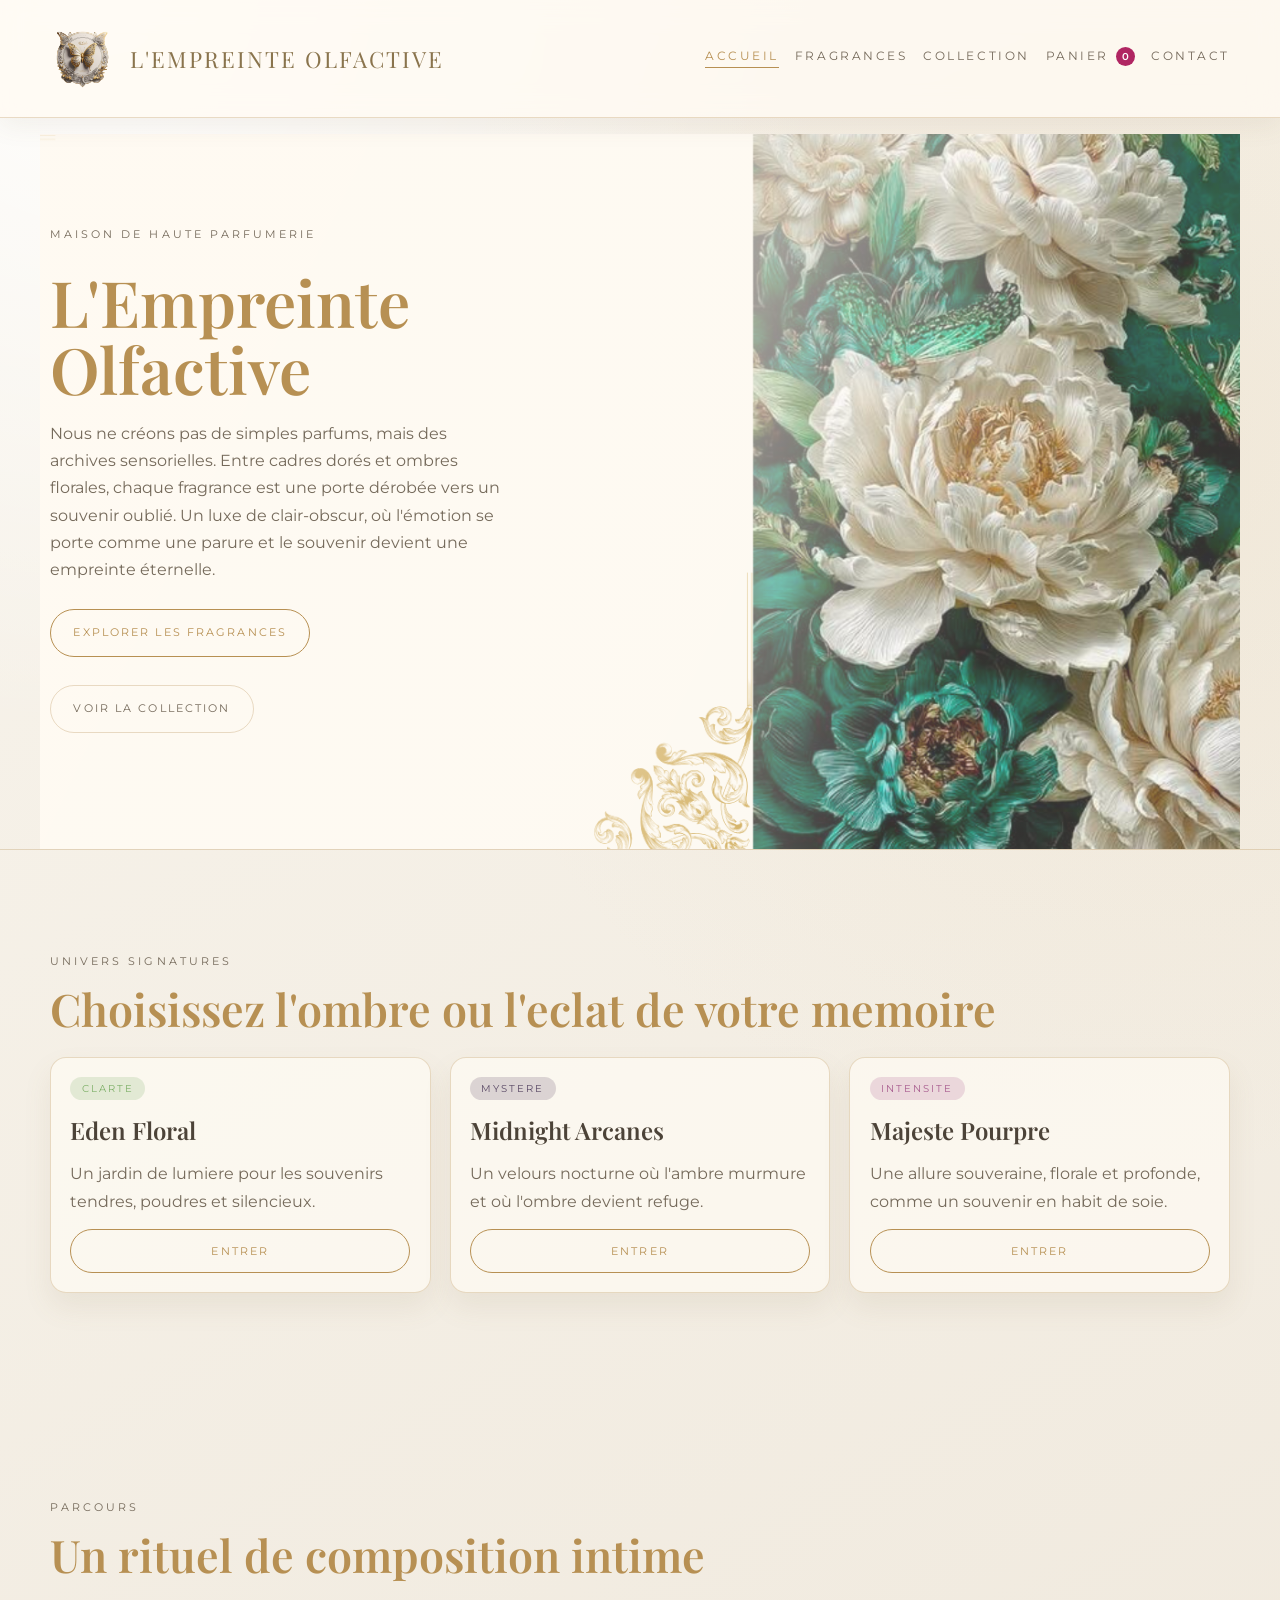
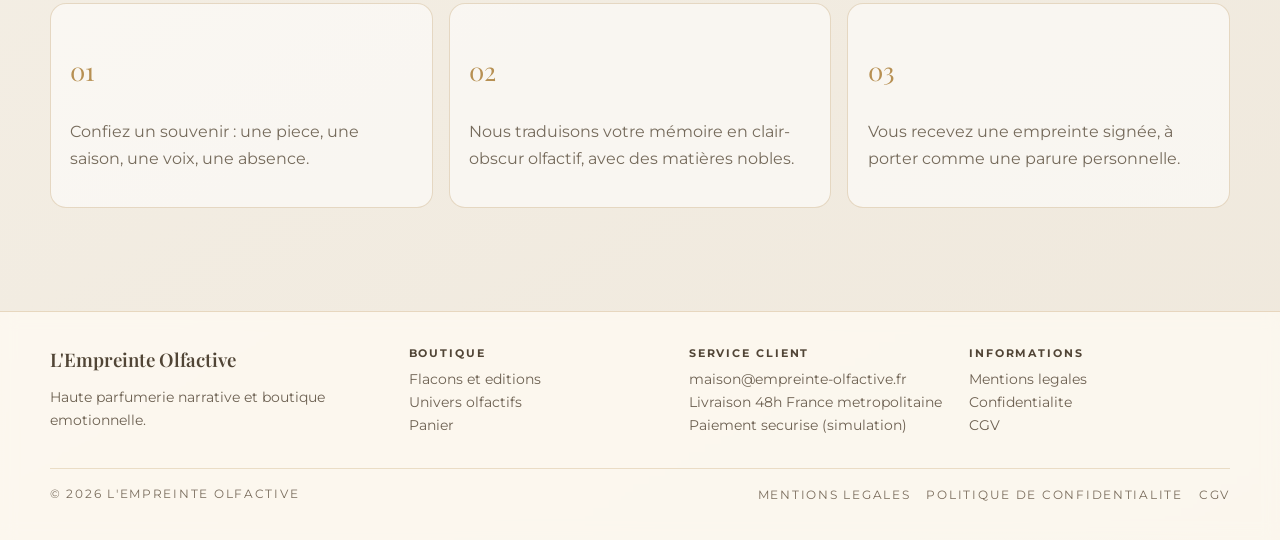
<file: index.html>
<!DOCTYPE html>
<html lang="fr">
<head>
    <meta charset="UTF-8">
    <meta name="viewport" content="width=device-width, initial-scale=1.0">
    <title>L'Empreinte Olfactive | Accueil</title>
    <meta name="description" content="Maison de parfums emotionnels : composez votre empreinte avec des accords memoriels uniques.">
    <link rel="preconnect" href="https://fonts.googleapis.com">
    <link rel="preconnect" href="https://fonts.gstatic.com" crossorigin>
    <link href="https://fonts.googleapis.com/css2?family=Montserrat:wght@300;400;500&family=Playfair+Display:ital,wght@0,600;1,600&display=swap" rel="stylesheet">
    <link rel="icon" type="image/svg+xml" href="assets/img/favicon.svg">
    <link rel="stylesheet" href="css/style.css">
</head>
<body>
    <nav class="site-nav">
        <div class="site-nav-inner">
           <a class="brand" href="index.html">
    <img src="assets/img/logo.png" alt="Logo" class="logo-img">
    <span class="brand-text">L'Empreinte Olfactive</span>
</a>
            <div class="menu">
                <a href="index.html" class="active">Accueil</a>
                <a href="fragrance.html">Fragrances</a>
                <a href="collection.html">Collection</a>
                <a href="panier.html" class="nav-cart-link">Panier <span class="cart-count" data-cart-count>0</span></a>
                <a href="contact.html">Contact</a>
            </div>
        </div>
    </nav>

    <header class="hero">
        <figure class="hero-media">
            <img src="assets/img/EMPREINTE OLFACTIVE.png" alt="Maison de parfum dans une lumiere doree">
        </figure>
        <div class="hero-inner">
            <div class="hero-copy">
                <p class="eyebrow">Maison de Haute Parfumerie</p>
                <h1>L'Empreinte Olfactive</h1>
                <p>
                    Nous ne créons pas de simples parfums, mais des archives sensorielles.
                    Entre cadres dorés et ombres florales, chaque fragrance est une porte
                    dérobée vers un souvenir oublié. Un luxe de clair-obscur, où l'émotion
                    se porte comme une parure et le souvenir devient une empreinte éternelle.
                </p>
                <p>
                    <a class="btn" href="fragrance.html">Explorer les fragrances</a>
                    <br></br>
                    <a class="btn btn-soft" href="collection.html">Voir la collection</a>
                    
                </p>
            </div>
        </div>
    </header>

    <main>
        <section class="section">
            <div class="site-shell">
                <div class="section-head">
                    <p class="eyebrow">Univers Signatures</p>
                    <h2>Choisissez l'ombre ou l'eclat de votre memoire</h2>
                </div>
                <div class="cards">
                    <article class="card accent-eden">
                        <span class="badge">Clarte</span>
                        <h3>Eden Floral</h3>
                        <p>Un jardin de lumiere pour les souvenirs tendres, poudres et silencieux.</p>
                        <a class="btn" href="fragrance-eden.html">Entrer</a>
                    </article>
                    <article class="card accent-midnight">
                        <span class="badge">Mystere</span>
                        <h3>Midnight Arcanes</h3>
                        <p>Un velours nocturne où l'ambre murmure et où l'ombre devient refuge.</p>
                        <a class="btn" href="fragrance-midnight.html">Entrer</a>
                    </article>
                    <article class="card accent-majeste">
                        <span class="badge">Intensite</span>
                        <h3>Majeste Pourpre</h3>
                        <p>Une allure souveraine, florale et profonde, comme un souvenir en habit de soie.</p>
                        <a class="btn" href="fragrance-majeste.html">Entrer</a>
                    </article>
                </div>
            </div>
        </section>

        <section class="section">
            <div class="site-shell">
                <div class="section-head">
                    <p class="eyebrow">Parcours</p>
                    <h2>Un rituel de composition intime</h2>
                </div>
                <div class="steps">
                    <article class="step">
                        <p class="step-number">01</p>
                        <p>Confiez un souvenir : une piece, une saison, une voix, une absence.</p>
                    </article>
                    <article class="step">
                        <p class="step-number">02</p>
                        <p>Nous traduisons votre mémoire en clair-obscur olfactif, avec des matières nobles.</p>
                    </article>
                    <article class="step">
                        <p class="step-number">03</p>
                        <p>Vous recevez une empreinte signée, à porter comme une parure personnelle.</p>
                    </article>
                </div>
            </div>
        </section>
    </main>

    <footer class="site-footer">
        <div class="footer-grid">
            <section class="footer-col">
                <h3>L'Empreinte Olfactive</h3>
                <p>Haute parfumerie narrative et boutique emotionnelle.</p>
            </section>
            <section class="footer-col">
                <h4>Boutique</h4>
                <ul>
                    <li><a href="collection.html">Flacons et editions</a></li>
                    <li><a href="fragrance.html">Univers olfactifs</a></li>
                    <li><a href="panier.html">Panier</a></li>
                </ul>
            </section>
            <section class="footer-col">
                <h4>Service Client</h4>
                <ul>
                    <li><a href="mailto:maison@empreinte-olfactive.fr">maison@empreinte-olfactive.fr</a></li>
                    <li>Livraison 48h France metropolitaine</li>
                    <li>Paiement securise (simulation)</li>
                </ul>
            </section>
            <section class="footer-col">
                <h4>Informations</h4>
                <ul>
                    <li><a href="mentions-legales.html">Mentions legales</a></li>
                    <li><a href="politique-confidentialite.html">Confidentialite</a></li>
                    <li><a href="cgv.html">CGV</a></li>
                </ul>
            </section>
        </div>
        <div class="footer-legal">
            <p>&copy; 2026 L'Empreinte Olfactive</p>
            <div class="footer-legal-links">
                <a href="mentions-legales.html">Mentions legales</a>
                <a href="politique-confidentialite.html">Politique de confidentialite</a>
                <a href="cgv.html">CGV</a>
            </div>
        </div>
    </footer>

    <script src="js/app.js"></script>
</body>
</html>
</file>
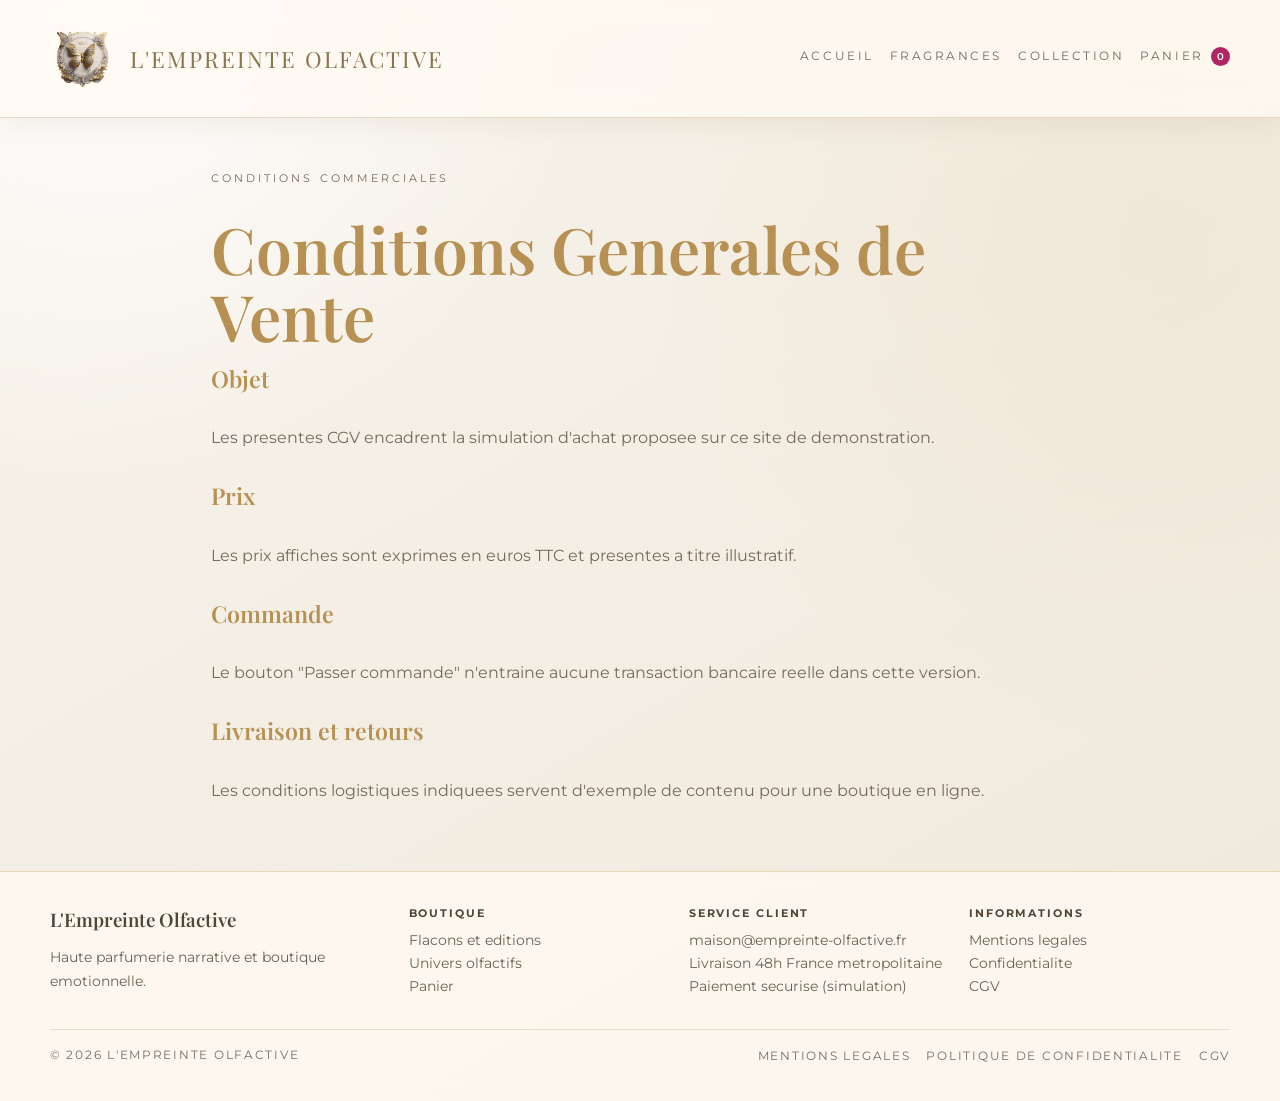
<file: cgv.html>
<!DOCTYPE html>
<html lang="fr">
<head>
    <meta charset="UTF-8">
    <meta name="viewport" content="width=device-width, initial-scale=1.0">
    <title>L'Empreinte Olfactive | CGV</title>
    <meta name="description" content="Conditions generales de vente de la boutique L'Empreinte Olfactive.">
    <link rel="preconnect" href="https://fonts.googleapis.com">
    <link rel="preconnect" href="https://fonts.gstatic.com" crossorigin>
    <link href="https://fonts.googleapis.com/css2?family=Montserrat:wght@300;400;500&family=Playfair+Display:ital,wght@0,600;1,600&display=swap" rel="stylesheet">
    <link rel="icon" type="image/svg+xml" href="assets/img/favicon.svg">
    <link rel="stylesheet" href="css/style.css">
</head>
<body>
    <nav class="site-nav">
        <div class="site-nav-inner">
            <a class="brand" href="index.html">
    <img src="assets/img/logo.png" alt="Logo" class="logo-img">
    <span class="brand-text">L'Empreinte Olfactive</span>
</a>
            <div class="menu">
                <a href="index.html">Accueil</a>
                <a href="fragrance.html">Fragrances</a>
                <a href="collection.html">Collection</a>
                <a href="panier.html" class="nav-cart-link">Panier <span class="cart-count" data-cart-count>0</span></a>
            </div>
        </div>
    </nav>

    <main class="page-content legal-copy">
        <p class="eyebrow">Conditions Commerciales</p>
        <h1>Conditions Generales de Vente</h1>
        <h2>Objet</h2>
        <p>Les presentes CGV encadrent la simulation d'achat proposee sur ce site de demonstration.</p>
        <h2>Prix</h2>
        <p>Les prix affiches sont exprimes en euros TTC et presentes a titre illustratif.</p>
        <h2>Commande</h2>
        <p>Le bouton "Passer commande" n'entraine aucune transaction bancaire reelle dans cette version.</p>
        <h2>Livraison et retours</h2>
        <p>Les conditions logistiques indiquees servent d'exemple de contenu pour une boutique en ligne.</p>
    </main>

    <footer class="site-footer">
        <div class="footer-grid">
            <section class="footer-col"><h3>L'Empreinte Olfactive</h3><p>Haute parfumerie narrative et boutique emotionnelle.</p></section>
            <section class="footer-col"><h4>Boutique</h4><ul><li><a href="collection.html">Flacons et editions</a></li><li><a href="fragrance.html">Univers olfactifs</a></li><li><a href="panier.html">Panier</a></li></ul></section>
            <section class="footer-col"><h4>Service Client</h4><ul><li><a href="mailto:maison@empreinte-olfactive.fr">maison@empreinte-olfactive.fr</a></li><li>Livraison 48h France metropolitaine</li><li>Paiement securise (simulation)</li></ul></section>
            <section class="footer-col"><h4>Informations</h4><ul><li><a href="mentions-legales.html">Mentions legales</a></li><li><a href="politique-confidentialite.html">Confidentialite</a></li><li><a href="cgv.html">CGV</a></li></ul></section>
        </div>
        <div class="footer-legal">
            <p>&copy; 2026 L'Empreinte Olfactive</p>
            <div class="footer-legal-links"><a href="mentions-legales.html">Mentions legales</a><a href="politique-confidentialite.html">Politique de confidentialite</a><a href="cgv.html">CGV</a></div>
        </div>
    </footer>

    <script src="js/app.js"></script>
</body>
</html>
</file>
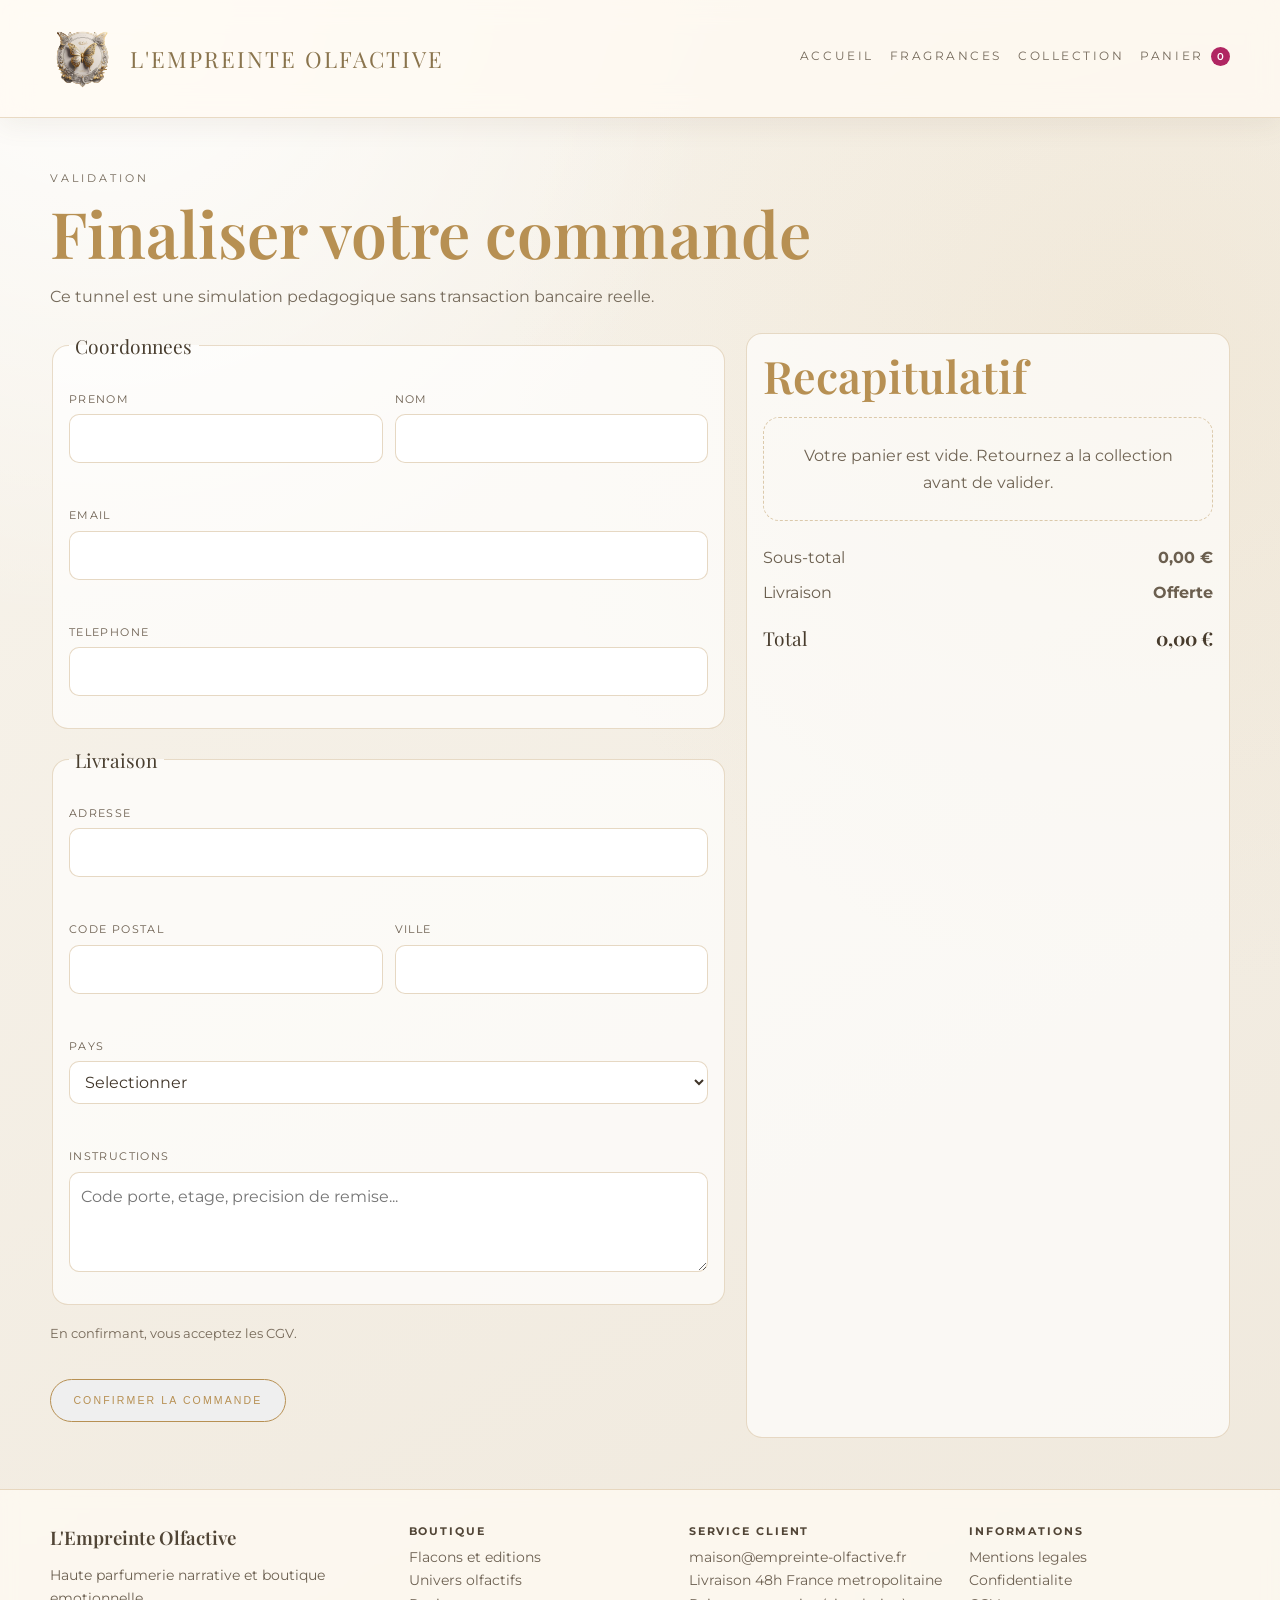
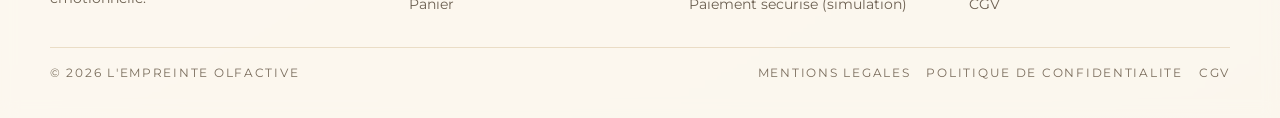
<file: checkout.html>
<!DOCTYPE html>
<html lang="fr">
<head>
    <meta charset="UTF-8">
    <meta name="viewport" content="width=device-width, initial-scale=1.0">
    <title>L'Empreinte Olfactive | Commande</title>
    <meta name="description" content="Finalisez votre commande de flacons L'Empreinte Olfactive.">
    <link rel="preconnect" href="https://fonts.googleapis.com">
    <link rel="preconnect" href="https://fonts.gstatic.com" crossorigin>
    <link href="https://fonts.googleapis.com/css2?family=Montserrat:wght@300;400;500&family=Playfair+Display:ital,wght@0,600;1,600&display=swap" rel="stylesheet">
    <link rel="icon" type="image/svg+xml" href="assets/img/favicon.svg">
    <link rel="stylesheet" href="css/style.css">
</head>
<body>
    <nav class="site-nav">
        <div class="site-nav-inner">
            <a class="brand" href="index.html">
    <img src="assets/img/logo.png" alt="Logo" class="logo-img">
    <span class="brand-text">L'Empreinte Olfactive</span>
</a>
            <div class="menu">
                <a href="index.html">Accueil</a>
                <a href="fragrance.html">Fragrances</a>
                <a href="collection.html">Collection</a>
                <a href="panier.html" class="nav-cart-link">Panier <span class="cart-count" data-cart-count>0</span></a>
            </div>
        </div>
    </nav>

    <main class="page-content">
        <div class="section-head">
            <p class="eyebrow">Validation</p>
            <h1>Finaliser votre commande</h1>
            <p>Ce tunnel est une simulation pedagogique sans transaction bancaire reelle.</p>
        </div>

        <section class="checkout-layout">
            <form class="checkout-form" data-checkout-form>
                <fieldset class="checkout-fieldset">
                    <legend>Coordonnees</legend>
                    <div class="checkout-grid">
                        <p class="field"><label for="prenom">Prenom</label><input id="prenom" name="prenom" required></p>
                        <p class="field"><label for="nom">Nom</label><input id="nom" name="nom" required></p>
                        <p class="field full"><label for="email">Email</label><input id="email" name="email" type="email" required></p>
                        <p class="field full"><label for="telephone">Telephone</label><input id="telephone" name="telephone" required></p>
                    </div>
                </fieldset>

                <fieldset class="checkout-fieldset">
                    <legend>Livraison</legend>
                    <div class="checkout-grid">
                        <p class="field full"><label for="adresse">Adresse</label><input id="adresse" name="adresse" required></p>
                        <p class="field"><label for="cp">Code postal</label><input id="cp" name="cp" required></p>
                        <p class="field"><label for="ville">Ville</label><input id="ville" name="ville" required></p>
                        <p class="field full"><label for="pays">Pays</label><select id="pays" name="pays" required><option value="">Selectionner</option><option>France</option><option>Belgique</option><option>Suisse</option><option>Luxembourg</option></select></p>
                        <p class="field full"><label for="notes">Instructions</label><textarea id="notes" name="notes" placeholder="Code porte, etage, precision de remise..."></textarea></p>
                    </div>
                </fieldset>

                <p class="checkout-note">En confirmant, vous acceptez les <a href="cgv.html">CGV</a>.</p>
                <p><button class="btn" type="submit">Confirmer la commande</button></p>
            </form>

            <aside class="cart-panel">
                <h2>Recapitulatif</h2>
                <p class="cart-empty" data-checkout-gate hidden>Votre panier est vide. Retournez a la collection avant de valider.</p>
                <div class="summary-list" data-checkout-list></div>
                <p class="cart-summary-row"><span>Sous-total</span><strong data-checkout-subtotal>0,00 EUR</strong></p>
                <p class="cart-summary-row"><span>Livraison</span><strong>Offerte</strong></p>
                <p class="cart-summary-row total"><span>Total</span><strong data-checkout-total>0,00 EUR</strong></p>
            </aside>
        </section>
    </main>

    <footer class="site-footer">
        <div class="footer-grid">
            <section class="footer-col"><h3>L'Empreinte Olfactive</h3><p>Haute parfumerie narrative et boutique emotionnelle.</p></section>
            <section class="footer-col"><h4>Boutique</h4><ul><li><a href="collection.html">Flacons et editions</a></li><li><a href="fragrance.html">Univers olfactifs</a></li><li><a href="panier.html">Panier</a></li></ul></section>
            <section class="footer-col"><h4>Service Client</h4><ul><li><a href="mailto:maison@empreinte-olfactive.fr">maison@empreinte-olfactive.fr</a></li><li>Livraison 48h France metropolitaine</li><li>Paiement securise (simulation)</li></ul></section>
            <section class="footer-col"><h4>Informations</h4><ul><li><a href="mentions-legales.html">Mentions legales</a></li><li><a href="politique-confidentialite.html">Confidentialite</a></li><li><a href="cgv.html">CGV</a></li></ul></section>
        </div>
        <div class="footer-legal">
            <p>&copy; 2026 L'Empreinte Olfactive</p>
            <div class="footer-legal-links"><a href="mentions-legales.html">Mentions legales</a><a href="politique-confidentialite.html">Politique de confidentialite</a><a href="cgv.html">CGV</a></div>
        </div>
    </footer>

    <script src="js/app.js"></script>
    <script src="js/checkout.js"></script>
</body>
</html>
</file>
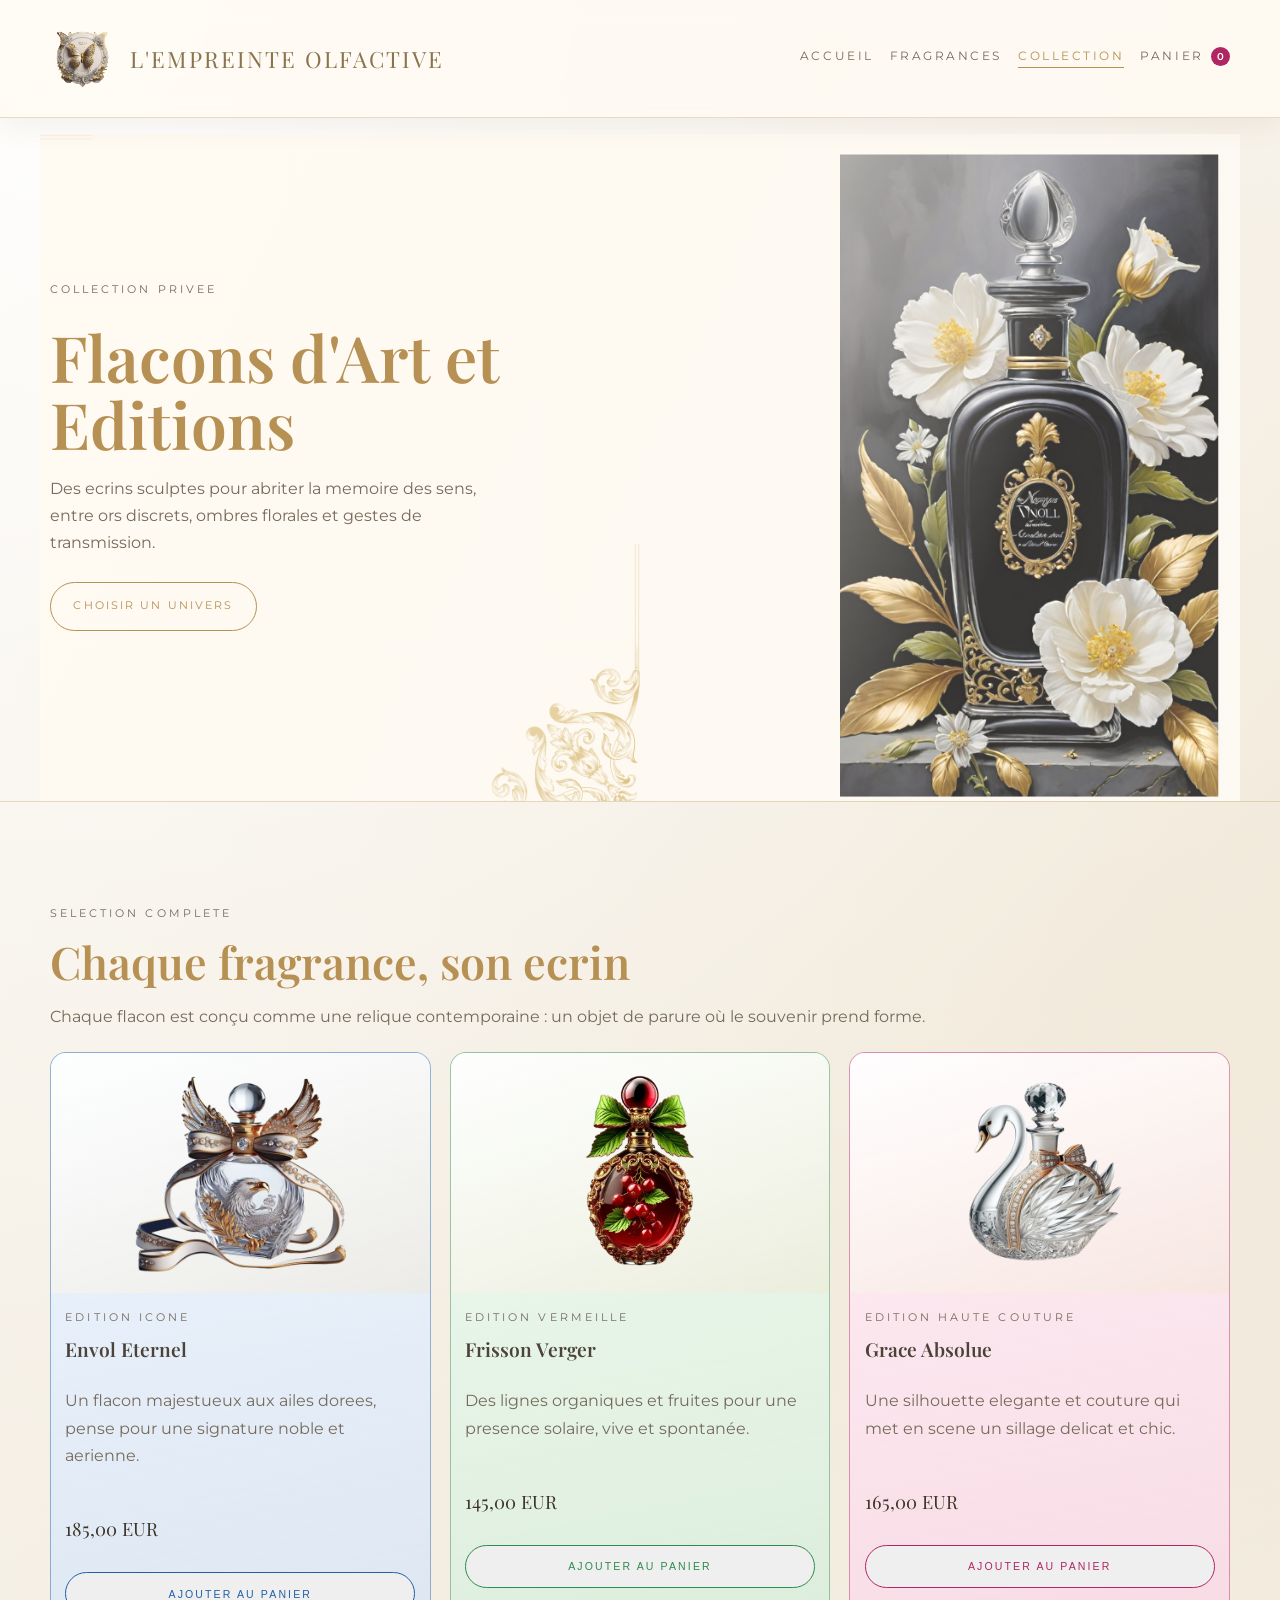
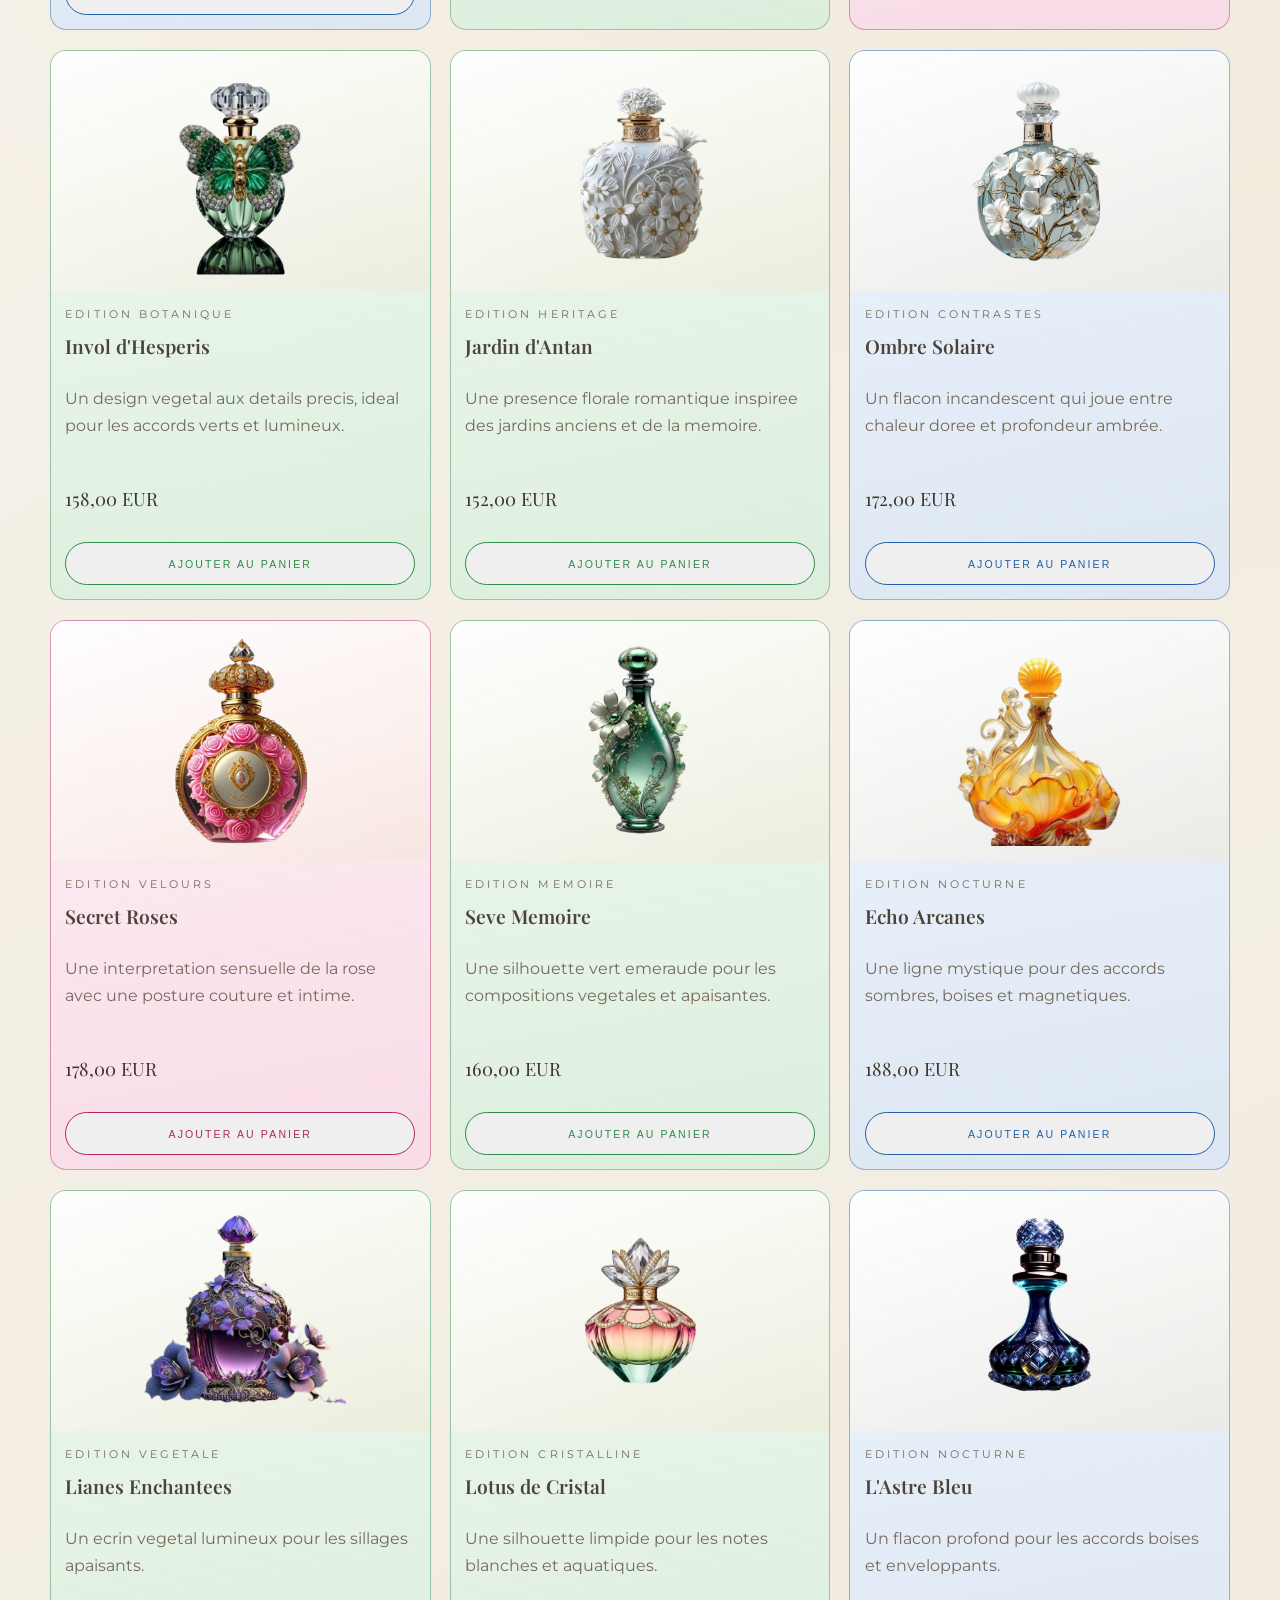
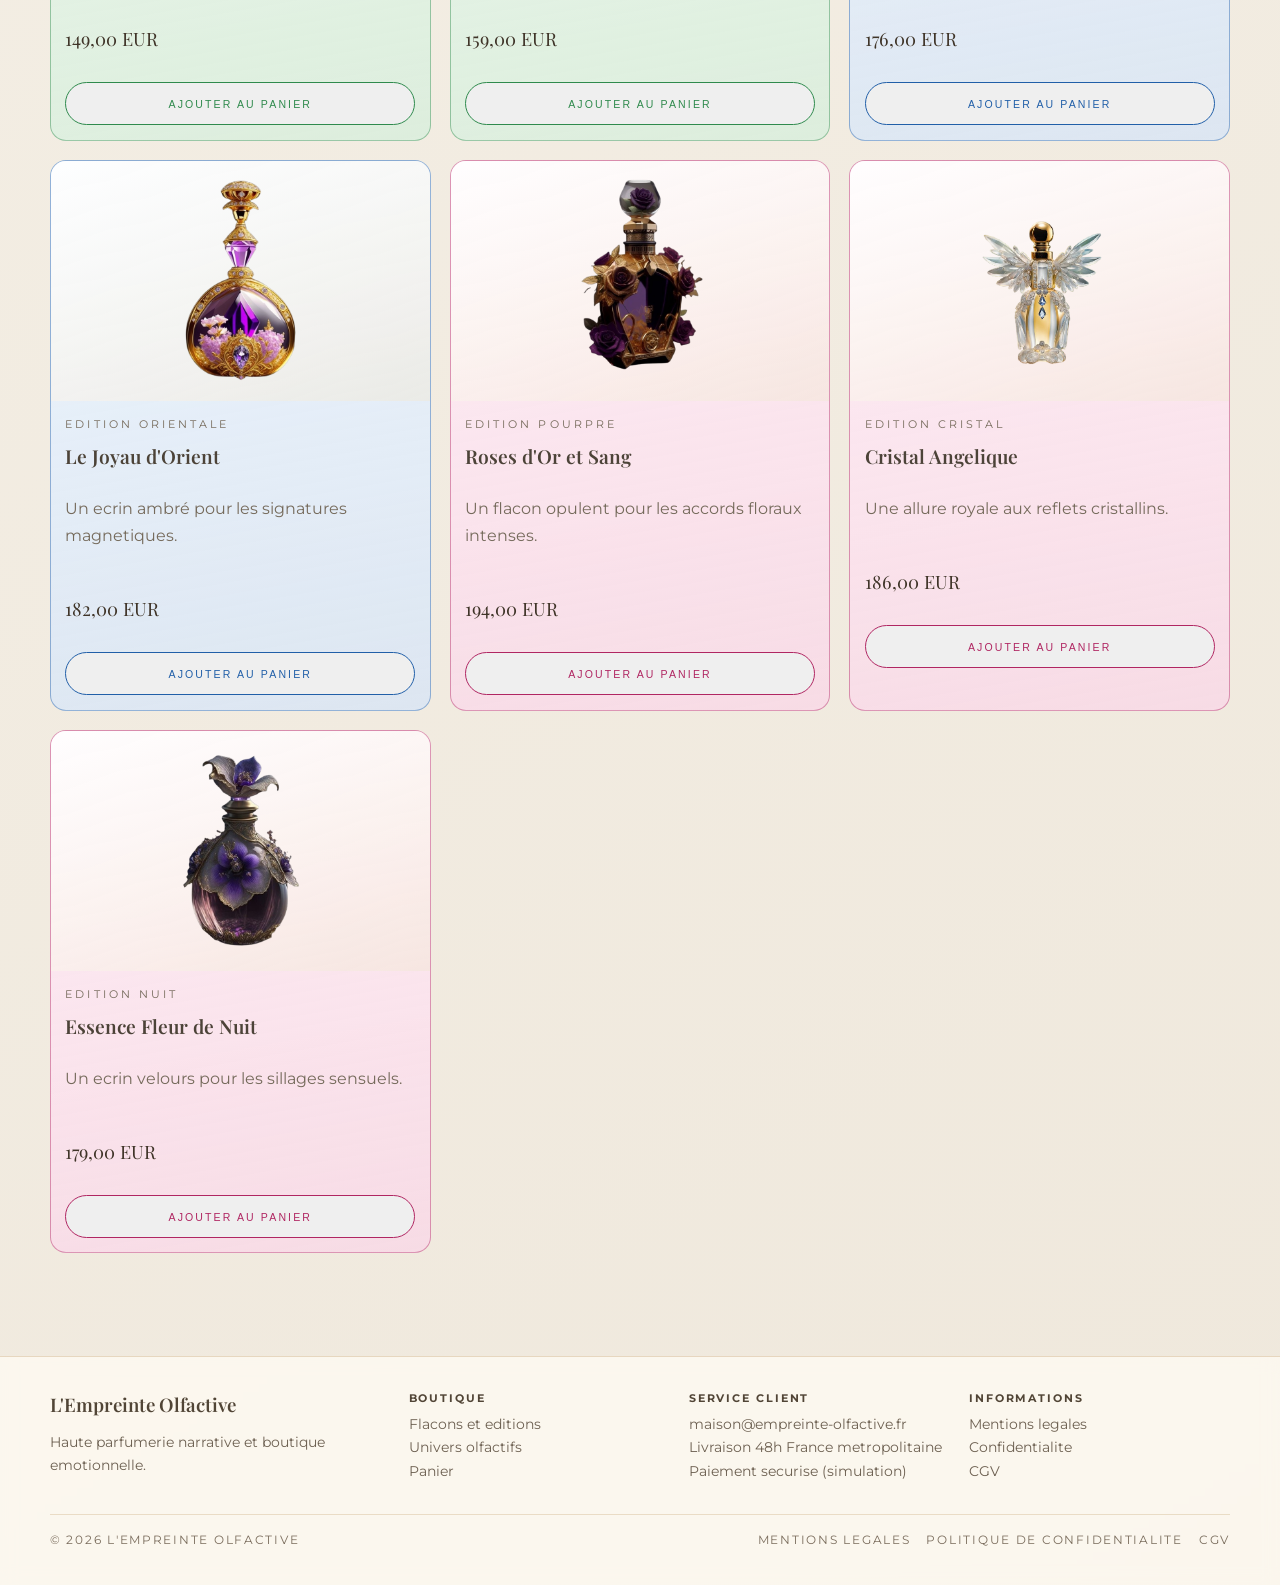
<file: collection.html>
<!DOCTYPE html>
<html lang="fr">
<head>
	<meta charset="UTF-8">
	<meta name="viewport" content="width=device-width, initial-scale=1.0">
	<title>L'Empreinte Olfactive | Collection</title>
	<meta name="description" content="Decouvrez la collection complete de creations olfactives et formats de decouverte.">
	<link rel="preconnect" href="https://fonts.googleapis.com">
	<link rel="preconnect" href="https://fonts.gstatic.com" crossorigin>
	<link href="https://fonts.googleapis.com/css2?family=Montserrat:wght@300;400;500&family=Playfair+Display:ital,wght@0,600;1,600&display=swap" rel="stylesheet">
	<link rel="icon" type="image/svg+xml" href="assets/img/favicon.svg">
	<link rel="stylesheet" href="css/style.css">
</head>
<body>
	<nav class="site-nav">
		<div class="site-nav-inner">
			<a class="brand" href="index.html">
    <img src="assets/img/logo.png" alt="Logo" class="logo-img">
    <span class="brand-text">L'Empreinte Olfactive</span>
</a>
			<div class="menu">
				<a href="index.html">Accueil</a>
				<a href="fragrance.html">Fragrances</a>
				<a href="collection.html" class="active">Collection</a>
				<a href="panier.html" class="nav-cart-link">Panier <span class="cart-count" data-cart-count>0</span></a>
			</div>
		</div>
	</nav>

	<header class="hero">
		<figure class="hero-media">
			<img src="assets/img/header-force-rouge.png" alt="Collection de flacons d'exception">
		</figure>
		<div class="hero-inner">
			<div class="hero-copy">
				<p class="eyebrow">Collection Privee</p>
				<h1>Flacons d'Art et Editions</h1>
				<p>
					Des ecrins sculptes pour abriter la memoire des sens, entre ors discrets,
					ombres florales et gestes de transmission.
				</p>
				<p>
					<a class="btn" href="fragrance.html">Choisir un univers</a>
				</p>
			</div>
		</div>
	</header>

	<main class="section">
		<div class="site-shell">
			<div class="section-head">
				<p class="eyebrow">Selection Complete</p>
				<h2>Chaque fragrance, son ecrin</h2>
				<p>
					Chaque flacon est conçu comme une relique contemporaine :
					un objet de parure où le souvenir prend forme.
				</p>
			</div>

			<section class="products">
				<article class="product-card tone-midnight">
					<div class="product-media">
						<img src="assets/img/envol-eternel.png" alt="Flacon Envol Eternel">
					</div>
					<div class="product-body">
						<p class="eyebrow">Edition Icone</p>
						<h3>Envol Eternel</h3>
						<p>Un flacon majestueux aux ailes dorees, pense pour une signature noble et aerienne.</p>
						<p class="product-price">185,00 EUR</p>
						<button class="btn" type="button" data-add-to-cart data-id="envol-eternel" data-name="Envol Eternel" data-price="185" data-image="assets/img/envol-eternel.png">Ajouter au panier</button>
					</div>
				</article>

				<article class="product-card tone-eden">
					<div class="product-media">
						<img src="assets/img/frisson-verger.png" alt="Flacon Frisson Verger">
					</div>
					<div class="product-body">
						<p class="eyebrow">Edition Vermeille</p>
						<h3>Frisson Verger</h3>
						<p>Des lignes organiques et fruites pour une presence solaire, vive et spontanée.</p>
						<p class="product-price">145,00 EUR</p>
						<button class="btn" type="button" data-add-to-cart data-id="frisson-verger" data-name="Frisson Verger" data-price="145" data-image="assets/img/frisson-verger.png">Ajouter au panier</button>
					</div>
				</article>

				<article class="product-card tone-majeste">
					<div class="product-media">
						<img src="assets/img/grace-absolue.png" alt="Flacon Grace Absolue">
					</div>
					<div class="product-body">
						<p class="eyebrow">Edition Haute Couture</p>
						<h3>Grace Absolue</h3>
						<p>Une silhouette elegante et couture qui met en scene un sillage delicat et chic.</p>
						<p class="product-price">165,00 EUR</p>
						<button class="btn" type="button" data-add-to-cart data-id="grace-absolue" data-name="Grace Absolue" data-price="165" data-image="assets/img/grace-absolue.png">Ajouter au panier</button>
					</div>
				</article>

				<article class="product-card tone-eden">
					<div class="product-media">
						<img src="assets/img/invol-dhesperis.png" alt="Flacon Invol d'Hesperis">
					</div>
					<div class="product-body">
						<p class="eyebrow">Edition Botanique</p>
						<h3>Invol d'Hesperis</h3>
						<p>Un design vegetal aux details precis, ideal pour les accords verts et lumineux.</p>
						<p class="product-price">158,00 EUR</p>
						<button class="btn" type="button" data-add-to-cart data-id="invol-hesperis" data-name="Invol d'Hesperis" data-price="158" data-image="assets/img/invol-dhesperis.png">Ajouter au panier</button>
					</div>
				</article>

				<article class="product-card tone-eden">
					<div class="product-media">
						<img src="assets/img/jardin-dantan.png" alt="Flacon Jardin d'Antan">
					</div>
					<div class="product-body">
						<p class="eyebrow">Edition Heritage</p>
						<h3>Jardin d'Antan</h3>
						<p>Une presence florale romantique inspiree des jardins anciens et de la memoire.</p>
						<p class="product-price">152,00 EUR</p>
						<button class="btn" type="button" data-add-to-cart data-id="jardin-dantan" data-name="Jardin d'Antan" data-price="152" data-image="assets/img/jardin-dantan.png">Ajouter au panier</button>
					</div>
				</article>

				<article class="product-card tone-midnight">
					<div class="product-media">
						<img src="assets/img/ombre-solaire.png" alt="Flacon Ombre Solaire">
					</div>
					<div class="product-body">
						<p class="eyebrow">Edition Contrastes</p>
						<h3>Ombre Solaire</h3>
						<p>Un flacon incandescent qui joue entre chaleur doree et profondeur ambrée.</p>
						<p class="product-price">172,00 EUR</p>
						<button class="btn" type="button" data-add-to-cart data-id="ombre-solaire" data-name="Ombre Solaire" data-price="172" data-image="assets/img/ombre-solaire.png">Ajouter au panier</button>
					</div>
				</article>

				<article class="product-card tone-majeste">
					<div class="product-media">
						<img src="assets/img/secret-roses.png" alt="Flacon Secret Roses">
					</div>
					<div class="product-body">
						<p class="eyebrow">Edition Velours</p>
						<h3>Secret Roses</h3>
						<p>Une interpretation sensuelle de la rose avec une posture couture et intime.</p>
						<p class="product-price">178,00 EUR</p>
						<button class="btn" type="button" data-add-to-cart data-id="secret-roses" data-name="Secret Roses" data-price="178" data-image="assets/img/secret-roses.png">Ajouter au panier</button>
					</div>
				</article>

				<article class="product-card tone-eden">
					<div class="product-media">
						<img src="assets/img/seve-memoire.png" alt="Flacon Seve Memoire">
					</div>
					<div class="product-body">
						<p class="eyebrow">Edition Memoire</p>
						<h3>Seve Memoire</h3>
						<p>Une silhouette vert emeraude pour les compositions vegetales et apaisantes.</p>
						<p class="product-price">160,00 EUR</p>
						<button class="btn" type="button" data-add-to-cart data-id="seve-memoire" data-name="Seve Memoire" data-price="160" data-image="assets/img/seve-memoire.png">Ajouter au panier</button>
					</div>
				</article>

				<article class="product-card tone-midnight">
					<div class="product-media">
						<img src="assets/img/echo-arcanes.png" alt="Flacon Echo Arcanes">
					</div>
					<div class="product-body">
						<p class="eyebrow">Edition Nocturne</p>
						<h3>Echo Arcanes</h3>
						<p>Une ligne mystique pour des accords sombres, boises et magnetiques.</p>
						<p class="product-price">188,00 EUR</p>
						<button class="btn" type="button" data-add-to-cart data-id="echo-arcanes" data-name="Echo Arcanes" data-price="188" data-image="assets/img/echo-arcanes.png">Ajouter au panier</button>
					</div>
				</article>

				<article class="product-card tone-eden">
					<div class="product-media">
						<img src="assets/img/flacon-lianes-enchantees.png" alt="Flacon Lianes Enchantees">
					</div>
					<div class="product-body">
						<p class="eyebrow">Edition Vegetale</p>
						<h3>Lianes Enchantees</h3>
						<p>Un ecrin vegetal lumineux pour les sillages apaisants.</p>
						<p class="product-price">149,00 EUR</p>
						<button class="btn" type="button" data-add-to-cart data-id="lianes-enchantees" data-name="Lianes Enchantees" data-price="149" data-image="assets/img/flacon-lianes-enchantees.png">Ajouter au panier</button>
					</div>
				</article>

				<article class="product-card tone-eden">
					<div class="product-media">
						<img src="assets/img/lotus-de-cristal.png" alt="Flacon Lotus de Cristal">
					</div>
					<div class="product-body">
						<p class="eyebrow">Edition Cristalline</p>
						<h3>Lotus de Cristal</h3>
						<p>Une silhouette limpide pour les notes blanches et aquatiques.</p>
						<p class="product-price">159,00 EUR</p>
						<button class="btn" type="button" data-add-to-cart data-id="lotus-cristal" data-name="Lotus de Cristal" data-price="159" data-image="assets/img/lotus-de-cristal.png">Ajouter au panier</button>
					</div>
				</article>

				<article class="product-card tone-midnight">
					<div class="product-media">
						<img src="assets/img/l-astre-bleu.png" alt="Flacon L'Astre Bleu">
					</div>
					<div class="product-body">
						<p class="eyebrow">Edition Nocturne</p>
						<h3>L'Astre Bleu</h3>
						<p>Un flacon profond pour les accords boises et enveloppants.</p>
						<p class="product-price">176,00 EUR</p>
						<button class="btn" type="button" data-add-to-cart data-id="astre-bleu" data-name="L'Astre Bleu" data-price="176" data-image="assets/img/l-astre-bleu.png">Ajouter au panier</button>
					</div>
				</article>

				<article class="product-card tone-midnight">
					<div class="product-media">
						<img src="assets/img/le-joyau-d-orient.png" alt="Flacon Le Joyau d'Orient">
					</div>
					<div class="product-body">
						<p class="eyebrow">Edition Orientale</p>
						<h3>Le Joyau d'Orient</h3>
						<p>Un ecrin ambré pour les signatures magnetiques.</p>
						<p class="product-price">182,00 EUR</p>
						<button class="btn" type="button" data-add-to-cart data-id="joyau-orient" data-name="Le Joyau d'Orient" data-price="182" data-image="assets/img/le-joyau-d-orient.png">Ajouter au panier</button>
					</div>
				</article>

				<article class="product-card tone-majeste">
					<div class="product-media">
						<img src="assets/img/roses-d-or-et-sang.png" alt="Flacon Roses d'Or et Sang">
					</div>
					<div class="product-body">
						<p class="eyebrow">Edition Pourpre</p>
						<h3>Roses d'Or et Sang</h3>
						<p>Un flacon opulent pour les accords floraux intenses.</p>
						<p class="product-price">194,00 EUR</p>
						<button class="btn" type="button" data-add-to-cart data-id="roses-or-sang" data-name="Roses d'Or et Sang" data-price="194" data-image="assets/img/roses-d-or-et-sang.png">Ajouter au panier</button>
					</div>
				</article>

				<article class="product-card tone-majeste">
					<div class="product-media">
						<img src="assets/img/cristal-angelique.png" alt="Flacon Cristal Angelique">
					</div>
					<div class="product-body">
						<p class="eyebrow">Edition Cristal</p>
						<h3>Cristal Angelique</h3>
						<p>Une allure royale aux reflets cristallins.</p>
						<p class="product-price">186,00 EUR</p>
						<button class="btn" type="button" data-add-to-cart data-id="cristal-angelique" data-name="Cristal Angelique" data-price="186" data-image="assets/img/cristal-angelique.png">Ajouter au panier</button>
					</div>
				</article>

				<article class="product-card tone-majeste">
					<div class="product-media">
						<img src="assets/img/essence-fleur-de-nuit.png" alt="Flacon Essence Fleur de Nuit">
					</div>
					<div class="product-body">
						<p class="eyebrow">Edition Nuit</p>
						<h3>Essence Fleur de Nuit</h3>
						<p>Un ecrin velours pour les sillages sensuels.</p>
						<p class="product-price">179,00 EUR</p>
						<button class="btn" type="button" data-add-to-cart data-id="essence-fleur-nuit" data-name="Essence Fleur de Nuit" data-price="179" data-image="assets/img/essence-fleur-de-nuit.png">Ajouter au panier</button>
					</div>
				</article>
			</section>
		</div>
	</main>

	<footer class="site-footer">
		<div class="footer-grid">
			<section class="footer-col">
				<h3>L'Empreinte Olfactive</h3>
				<p>Haute parfumerie narrative et boutique emotionnelle.</p>
			</section>
			<section class="footer-col">
				<h4>Boutique</h4>
				<ul>
					<li><a href="collection.html">Flacons et editions</a></li>
					<li><a href="fragrance.html">Univers olfactifs</a></li>
					<li><a href="panier.html">Panier</a></li>
				</ul>
			</section>
			<section class="footer-col">
				<h4>Service Client</h4>
				<ul>
					<li><a href="mailto:maison@empreinte-olfactive.fr">maison@empreinte-olfactive.fr</a></li>
					<li>Livraison 48h France metropolitaine</li>
					<li>Paiement securise (simulation)</li>
				</ul>
			</section>
			<section class="footer-col">
				<h4>Informations</h4>
				<ul>
					<li><a href="mentions-legales.html">Mentions legales</a></li>
					<li><a href="politique-confidentialite.html">Confidentialite</a></li>
					<li><a href="cgv.html">CGV</a></li>
				</ul>
			</section>
		</div>
		<div class="footer-legal">
			<p>&copy; 2026 L'Empreinte Olfactive</p>
			<div class="footer-legal-links">
				<a href="mentions-legales.html">Mentions legales</a>
				<a href="politique-confidentialite.html">Politique de confidentialite</a>
				<a href="cgv.html">CGV</a>
			</div>
		</div>
	</footer>

	<script src="js/app.js"></script>
</body>
</html>
</file>
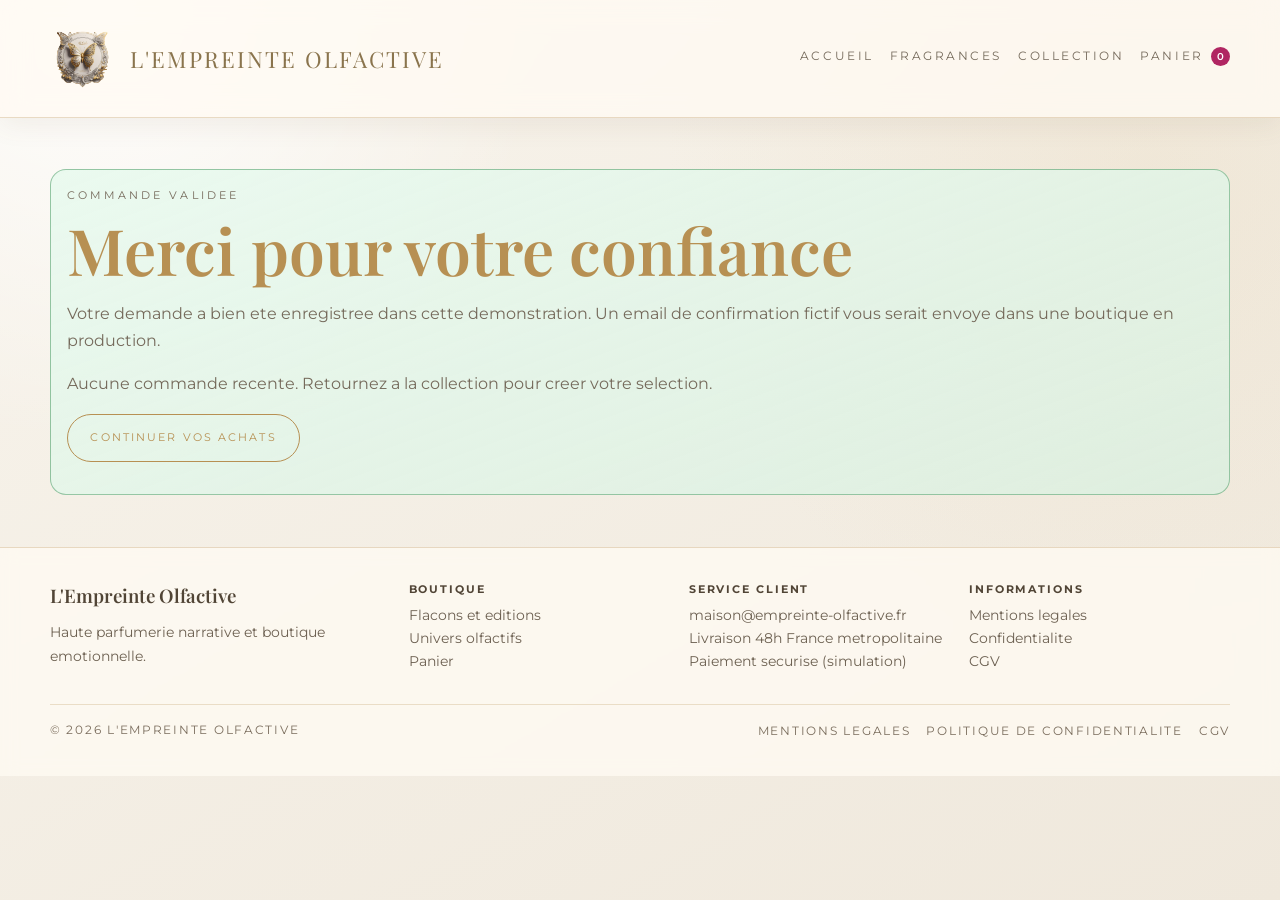
<file: confirmation.html>
<!DOCTYPE html>
<html lang="fr">
<head>
    <meta charset="UTF-8">
    <meta name="viewport" content="width=device-width, initial-scale=1.0">
    <title>L'Empreinte Olfactive | Confirmation</title>
    <meta name="description" content="Confirmation de commande L'Empreinte Olfactive.">
    <link rel="preconnect" href="https://fonts.googleapis.com">
    <link rel="preconnect" href="https://fonts.gstatic.com" crossorigin>
    <link href="https://fonts.googleapis.com/css2?family=Montserrat:wght@300;400;500&family=Playfair+Display:ital,wght@0,600;1,600&display=swap" rel="stylesheet">
    <link rel="icon" type="image/svg+xml" href="assets/img/favicon.svg">
    <link rel="stylesheet" href="css/style.css">
</head>
<body>
    <nav class="site-nav">
        <div class="site-nav-inner">
            <a class="brand" href="index.html">
    <img src="assets/img/logo.png" alt="Logo" class="logo-img">
    <span class="brand-text">L'Empreinte Olfactive</span>
</a>
            <div class="menu">
                <a href="index.html">Accueil</a>
                <a href="fragrance.html">Fragrances</a>
                <a href="collection.html">Collection</a>
                <a href="panier.html" class="nav-cart-link">Panier <span class="cart-count" data-cart-count>0</span></a>
            </div>
        </div>
    </nav>

    <main class="page-content">
        <section class="confirmation-box">
            <p class="eyebrow">Commande validee</p>
            <h1>Merci pour votre confiance</h1>
            <p>Votre demande a bien ete enregistree dans cette demonstration. Un email de confirmation fictif vous serait envoye dans une boutique en production.</p>
            <div data-order-summary></div>
            <p><a class="btn" href="collection.html">Continuer vos achats</a></p>
        </section>
    </main>

    <footer class="site-footer">
        <div class="footer-grid">
            <section class="footer-col"><h3>L'Empreinte Olfactive</h3><p>Haute parfumerie narrative et boutique emotionnelle.</p></section>
            <section class="footer-col"><h4>Boutique</h4><ul><li><a href="collection.html">Flacons et editions</a></li><li><a href="fragrance.html">Univers olfactifs</a></li><li><a href="panier.html">Panier</a></li></ul></section>
            <section class="footer-col"><h4>Service Client</h4><ul><li><a href="mailto:maison@empreinte-olfactive.fr">maison@empreinte-olfactive.fr</a></li><li>Livraison 48h France metropolitaine</li><li>Paiement securise (simulation)</li></ul></section>
            <section class="footer-col"><h4>Informations</h4><ul><li><a href="mentions-legales.html">Mentions legales</a></li><li><a href="politique-confidentialite.html">Confidentialite</a></li><li><a href="cgv.html">CGV</a></li></ul></section>
        </div>
        <div class="footer-legal">
            <p>&copy; 2026 L'Empreinte Olfactive</p>
            <div class="footer-legal-links"><a href="mentions-legales.html">Mentions legales</a><a href="politique-confidentialite.html">Politique de confidentialite</a><a href="cgv.html">CGV</a></div>
        </div>
    </footer>

    <script src="js/app.js"></script>
    <script src="js/confirmation.js"></script>
</body>
</html>
</file>
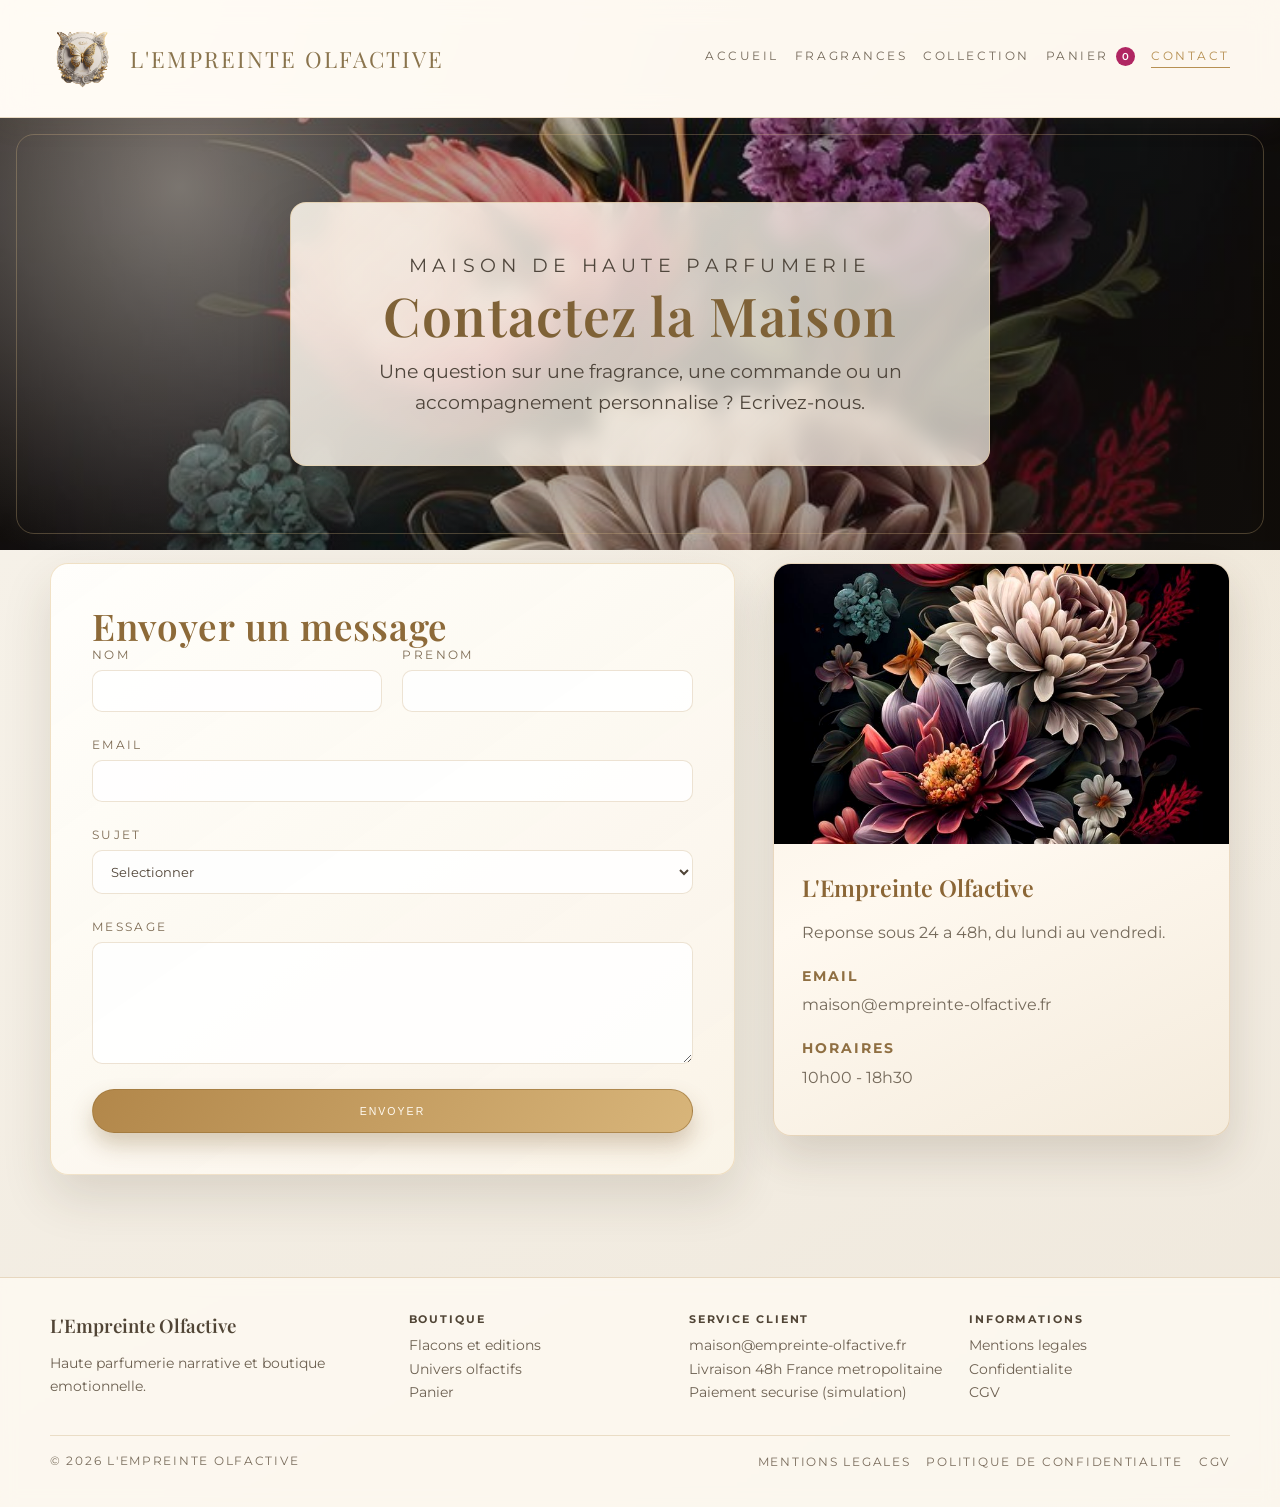
<file: contact.html>
<!DOCTYPE html>
<html lang="fr">
<head>
    <meta charset="UTF-8">
    <meta name="viewport" content="width=device-width, initial-scale=1.0">
    <title>L'Empreinte Olfactive | Contact</title>
    <meta name="description" content="Contactez la Maison L'Empreinte Olfactive pour toute demande ou accompagnement personnalise.">
    <link rel="preconnect" href="https://fonts.googleapis.com">
    <link rel="preconnect" href="https://fonts.gstatic.com" crossorigin>
    <link href="https://fonts.googleapis.com/css2?family=Montserrat:wght@300;400;500&family=Playfair+Display:ital,wght@0,600;1,600&display=swap" rel="stylesheet">
    <link rel="icon" type="image/svg+xml" href="assets/img/favicon.svg">
    <link rel="stylesheet" href="css/style.css">
</head>
<body>
    <nav class="site-nav">
        <div class="site-nav-inner">
            <a class="brand" href="index.html">
    <img src="assets/img/logo.png" alt="Logo" class="logo-img">
    <span class="brand-text">L'Empreinte Olfactive</span>
</a>
            <div class="menu">
                <a href="index.html">Accueil</a>
                <a href="fragrance.html">Fragrances</a>
                <a href="collection.html">Collection</a>
                <a href="panier.html" class="nav-cart-link">Panier <span class="cart-count" data-cart-count>0</span></a>
                <a href="contact.html" class="active">Contact</a>
            </div>
        </div>
    </nav>

    <header class="contact-hero">
        <div class="contact-hero-overlay">
            <p class="eyebrow">Maison de Haute Parfumerie</p>
            <h1>Contactez la Maison</h1>
            <p>Une question sur une fragrance, une commande ou un accompagnement personnalise ? Ecrivez-nous.</p>
        </div>
    </header>

    <main class="section">
        <div class="site-shell">
            <div class="contact-grid">
                <section class="contact-form-container">
                    <h2>Envoyer un message</h2>
                    <form class="elegant-form" action="#" method="post">
                        <div class="form-row">
                            <div class="form-group">
                                <label for="nom">Nom</label>
                                <input id="nom" name="nom" type="text" required>
                            </div>
                            <div class="form-group">
                                <label for="prenom">Prenom</label>
                                <input id="prenom" name="prenom" type="text" required>
                            </div>
                        </div>
                        <div class="form-group">
                            <label for="email">Email</label>
                            <input id="email" name="email" type="email" required>
                        </div>
                        <div class="form-group">
                            <label for="sujet">Sujet</label>
                            <select id="sujet" name="sujet" required>
                                <option value="">Selectionner</option>
                                <option value="conseil">Conseil parfum</option>
                                <option value="commande">Suivi de commande</option>
                                <option value="partenariat">Partenariat</option>
                                <option value="autre">Autre demande</option>
                            </select>
                        </div>
                        <div class="form-group">
                            <label for="message">Message</label>
                            <textarea id="message" name="message" rows="6" required></textarea>
                        </div>
                        <button class="btn" type="submit">Envoyer</button>
                    </form>
                </section>

                <aside class="info-card">
                    <img class="info-img" src="assets/img/header-contact.png" alt="Atelier de la Maison">
                    <div class="info-content">
                        <h3>L'Empreinte Olfactive</h3>
                        <p>Reponse sous 24 a 48h, du lundi au vendredi.</p>
                        <p><strong>Email</strong><br>maison@empreinte-olfactive.fr</p>
                        <p><strong>Horaires</strong><br>10h00 - 18h30</p>
                    </div>
                </aside>
            </div>
        </div>
    </main>

    <footer class="site-footer">
        <div class="footer-grid">
            <section class="footer-col"><h3>L'Empreinte Olfactive</h3><p>Haute parfumerie narrative et boutique emotionnelle.</p></section>
            <section class="footer-col"><h4>Boutique</h4><ul><li><a href="collection.html">Flacons et editions</a></li><li><a href="fragrance.html">Univers olfactifs</a></li><li><a href="panier.html">Panier</a></li></ul></section>
            <section class="footer-col"><h4>Service Client</h4><ul><li><a href="mailto:maison@empreinte-olfactive.fr">maison@empreinte-olfactive.fr</a></li><li>Livraison 48h France metropolitaine</li><li>Paiement securise (simulation)</li></ul></section>
            <section class="footer-col"><h4>Informations</h4><ul><li><a href="mentions-legales.html">Mentions legales</a></li><li><a href="politique-confidentialite.html">Confidentialite</a></li><li><a href="cgv.html">CGV</a></li></ul></section>
        </div>
        <div class="footer-legal"><p>&copy; 2026 L'Empreinte Olfactive</p><div class="footer-legal-links"><a href="mentions-legales.html">Mentions legales</a><a href="politique-confidentialite.html">Politique de confidentialite</a><a href="cgv.html">CGV</a></div></div>
    </footer>

    <script src="js/app.js"></script>
</body>
</html>
</file>
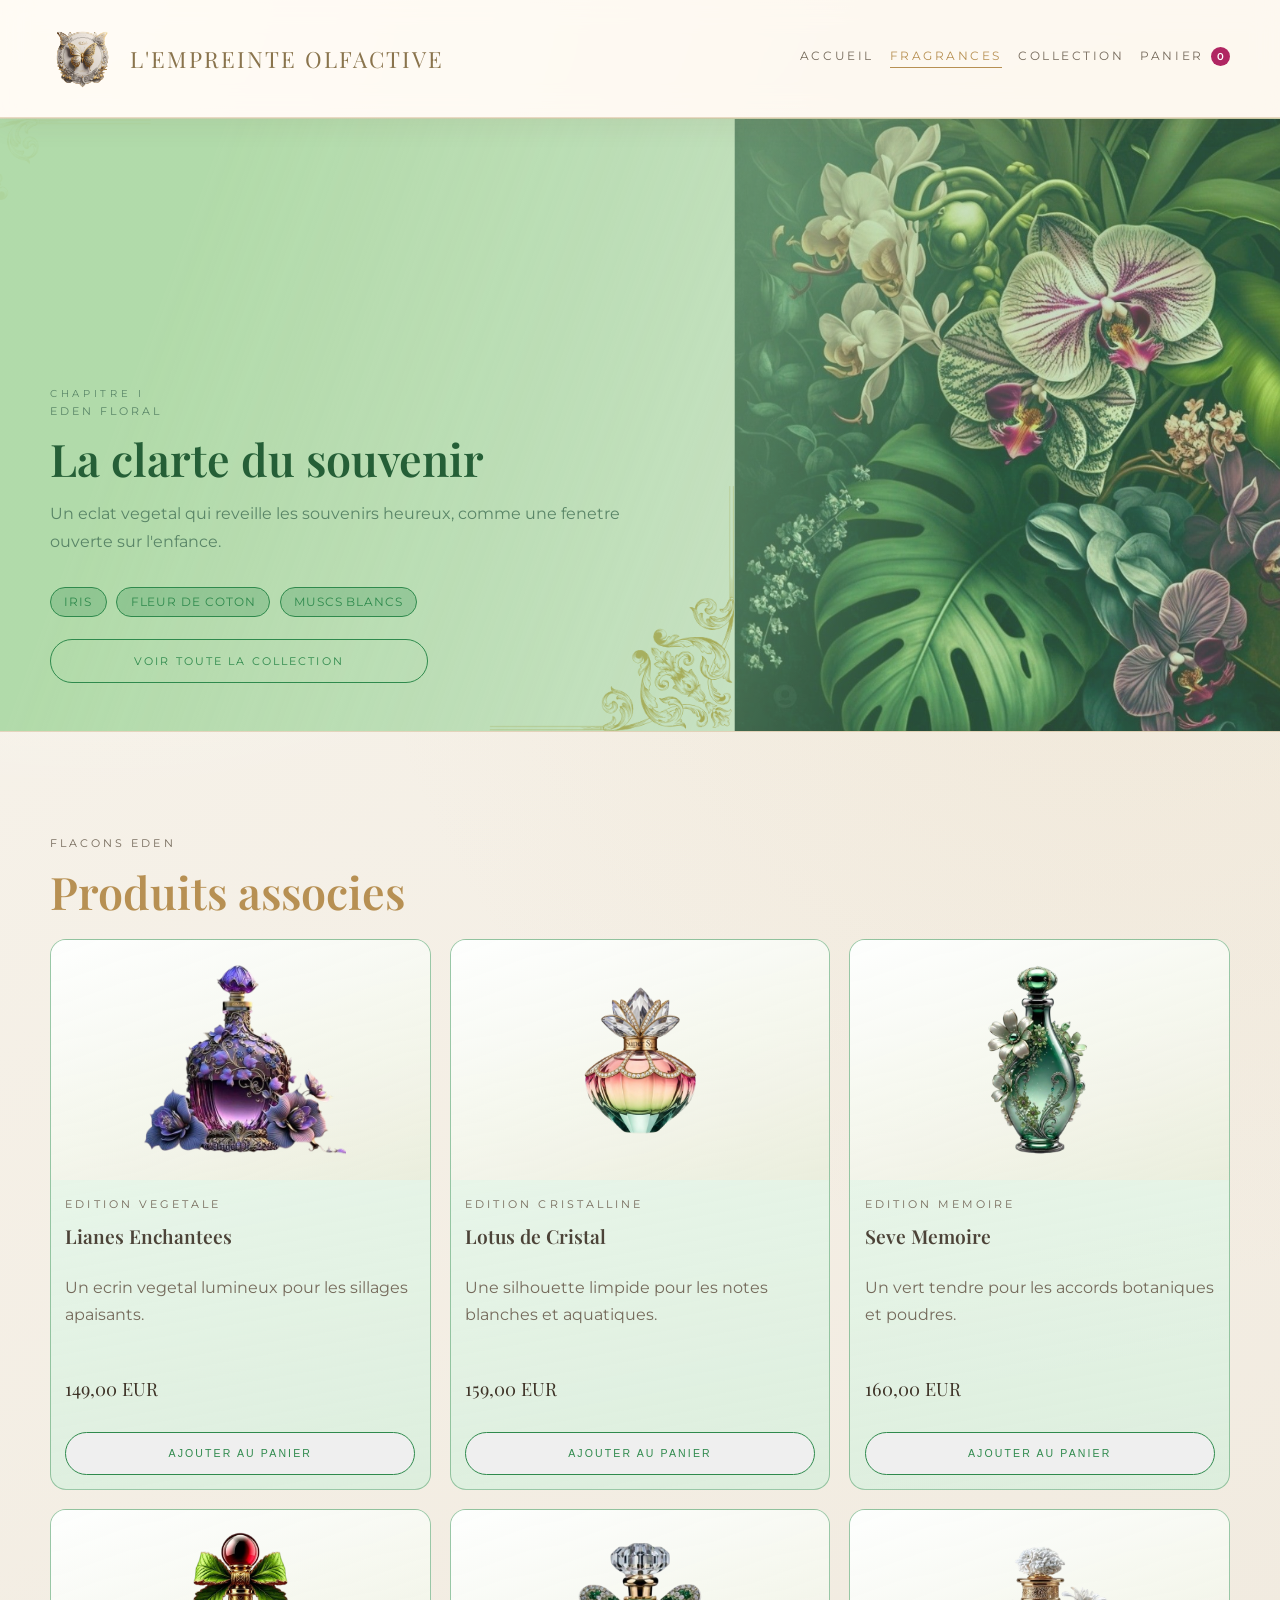
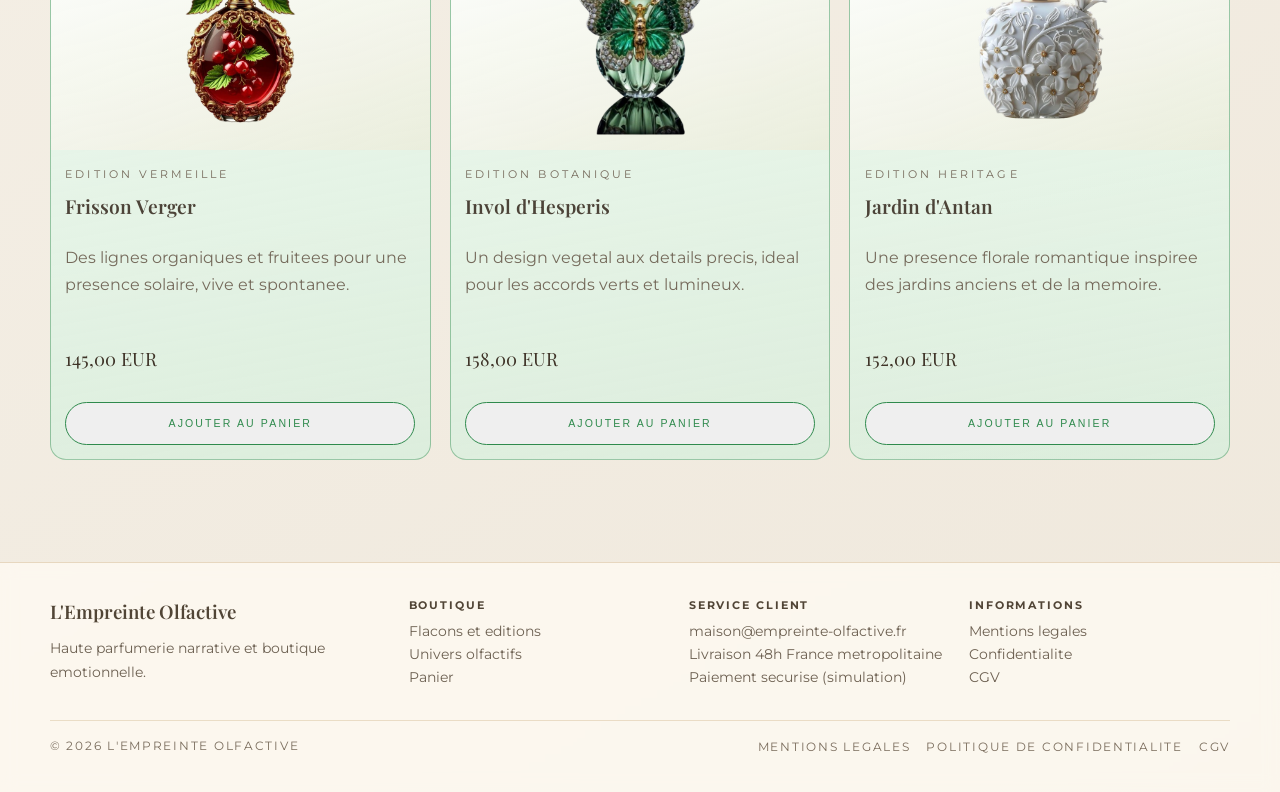
<file: fragrance-eden.html>
<!DOCTYPE html>
<html lang="fr">
<head>
    <meta charset="UTF-8">
    <meta name="viewport" content="width=device-width, initial-scale=1.0">
    <title>L'Empreinte Olfactive | Eden Floral</title>
    <meta name="description" content="Page fragrance Eden Floral avec ses flacons et ses notes.">
    <link rel="preconnect" href="https://fonts.googleapis.com">
    <link rel="preconnect" href="https://fonts.gstatic.com" crossorigin>
    <link href="https://fonts.googleapis.com/css2?family=Montserrat:wght@300;400;500&family=Playfair+Display:ital,wght@0,600;1,600&display=swap" rel="stylesheet">
    <link rel="icon" type="image/svg+xml" href="assets/img/favicon.svg">
    <link rel="stylesheet" href="css/style.css">
</head>
<body>
    <nav class="site-nav">
        <div class="site-nav-inner">
            <a class="brand" href="index.html">
    <img src="assets/img/logo.png" alt="Logo" class="logo-img">
    <span class="brand-text">L'Empreinte Olfactive</span>
</a>
            <div class="menu">
                <a href="index.html">Accueil</a>
                <a href="fragrance.html" class="active">Fragrances</a>
                <a href="collection.html">Collection</a>
                <a href="panier.html" class="nav-cart-link">Panier <span class="cart-count" data-cart-count>0</span></a>
            </div>
        </div>
    </nav>

    <section class="section section-fragrance theme-eden">
        <article class="fragrance-header accent-eden">
            <img src="assets/img/Eden-floral.png" alt="Univers Eden Floral">
            <div class="fragrance-header-content">
                <p class="fragrance-kicker">Chapitre I</p>
                <p class="eyebrow">Eden Floral</p>
                <h2>La clarte du souvenir</h2>
                <p>Un eclat vegetal qui reveille les souvenirs heureux, comme une fenetre ouverte sur l'enfance.</p>
                <div class="notes">
                    <span class="note">Iris</span>
                    <span class="note">Fleur de coton</span>
                    <span class="note">Muscs blancs</span>
                </div>
                <a class="btn" href="collection.html">Voir toute la collection</a>
            </div>
        </article>
    </section>

    <main class="section">
        <div class="site-shell">
            <div class="section-head">
                <p class="eyebrow">Flacons Eden</p>
                <h2>Produits associes</h2>
            </div>
            <section class="products">
                <article class="product-card tone-eden">
                    <div class="product-media"><img src="assets/img/flacon-lianes-enchantees.png" alt="Flacon Lianes Enchantees"></div>
                    <div class="product-body">
                        <p class="eyebrow">Edition Vegetale</p>
                        <h3>Lianes Enchantees</h3>
                        <p>Un ecrin vegetal lumineux pour les sillages apaisants.</p>
                        <p class="product-price">149,00 EUR</p>
                        <button class="btn" type="button" data-add-to-cart data-id="lianes-enchantees" data-name="Lianes Enchantees" data-price="149" data-image="assets/img/flacon-lianes-enchantees.png">Ajouter au panier</button>
                    </div>
                </article>
                <article class="product-card tone-eden">
                    <div class="product-media"><img src="assets/img/lotus-de-cristal.png" alt="Flacon Lotus de Cristal"></div>
                    <div class="product-body">
                        <p class="eyebrow">Edition Cristalline</p>
                        <h3>Lotus de Cristal</h3>
                        <p>Une silhouette limpide pour les notes blanches et aquatiques.</p>
                        <p class="product-price">159,00 EUR</p>
                        <button class="btn" type="button" data-add-to-cart data-id="lotus-cristal" data-name="Lotus de Cristal" data-price="159" data-image="assets/img/lotus-de-cristal.png">Ajouter au panier</button>
                    </div>
                </article>
                <article class="product-card tone-eden">
                    <div class="product-media"><img src="assets/img/seve-memoire.png" alt="Flacon Seve Memoire"></div>
                    <div class="product-body">
                        <p class="eyebrow">Edition Memoire</p>
                        <h3>Seve Memoire</h3>
                        <p>Un vert tendre pour les accords botaniques et poudres.</p>
                        <p class="product-price">160,00 EUR</p>
                        <button class="btn" type="button" data-add-to-cart data-id="seve-memoire" data-name="Seve Memoire" data-price="160" data-image="assets/img/seve-memoire.png">Ajouter au panier</button>
                    </div>
                </article>
                <article class="product-card tone-eden">
                    <div class="product-media"><img src="assets/img/frisson-verger.png" alt="Flacon Frisson Verger"></div>
                    <div class="product-body">
                        <p class="eyebrow">Edition Vermeille</p>
                        <h3>Frisson Verger</h3>
                        <p>Des lignes organiques et fruitees pour une presence solaire, vive et spontanee.</p>
                        <p class="product-price">145,00 EUR</p>
                        <button class="btn" type="button" data-add-to-cart data-id="frisson-verger" data-name="Frisson Verger" data-price="145" data-image="assets/img/frisson-verger.png">Ajouter au panier</button>
                    </div>
                </article>
                <article class="product-card tone-eden">
                    <div class="product-media"><img src="assets/img/invol-dhesperis.png" alt="Flacon Invol d'Hesperis"></div>
                    <div class="product-body">
                        <p class="eyebrow">Edition Botanique</p>
                        <h3>Invol d'Hesperis</h3>
                        <p>Un design vegetal aux details precis, ideal pour les accords verts et lumineux.</p>
                        <p class="product-price">158,00 EUR</p>
                        <button class="btn" type="button" data-add-to-cart data-id="invol-hesperis" data-name="Invol d'Hesperis" data-price="158" data-image="assets/img/invol-dhesperis.png">Ajouter au panier</button>
                    </div>
                </article>
                <article class="product-card tone-eden">
                    <div class="product-media"><img src="assets/img/jardin-dantan.png" alt="Flacon Jardin d'Antan"></div>
                    <div class="product-body">
                        <p class="eyebrow">Edition Heritage</p>
                        <h3>Jardin d'Antan</h3>
                        <p>Une presence florale romantique inspiree des jardins anciens et de la memoire.</p>
                        <p class="product-price">152,00 EUR</p>
                        <button class="btn" type="button" data-add-to-cart data-id="jardin-dantan" data-name="Jardin d'Antan" data-price="152" data-image="assets/img/jardin-dantan.png">Ajouter au panier</button>
                    </div>
                </article>
            </section>
        </div>
    </main>

    <footer class="site-footer">
        <div class="footer-grid">
            <section class="footer-col"><h3>L'Empreinte Olfactive</h3><p>Haute parfumerie narrative et boutique emotionnelle.</p></section>
            <section class="footer-col"><h4>Boutique</h4><ul><li><a href="collection.html">Flacons et editions</a></li><li><a href="fragrance.html">Univers olfactifs</a></li><li><a href="panier.html">Panier</a></li></ul></section>
            <section class="footer-col"><h4>Service Client</h4><ul><li><a href="mailto:maison@empreinte-olfactive.fr">maison@empreinte-olfactive.fr</a></li><li>Livraison 48h France metropolitaine</li><li>Paiement securise (simulation)</li></ul></section>
            <section class="footer-col"><h4>Informations</h4><ul><li><a href="mentions-legales.html">Mentions legales</a></li><li><a href="politique-confidentialite.html">Confidentialite</a></li><li><a href="cgv.html">CGV</a></li></ul></section>
        </div>
        <div class="footer-legal"><p>&copy; 2026 L'Empreinte Olfactive</p><div class="footer-legal-links"><a href="mentions-legales.html">Mentions legales</a><a href="politique-confidentialite.html">Politique de confidentialite</a><a href="cgv.html">CGV</a></div></div>
    </footer>
    <script src="js/app.js"></script>
</body>
</html>
</file>
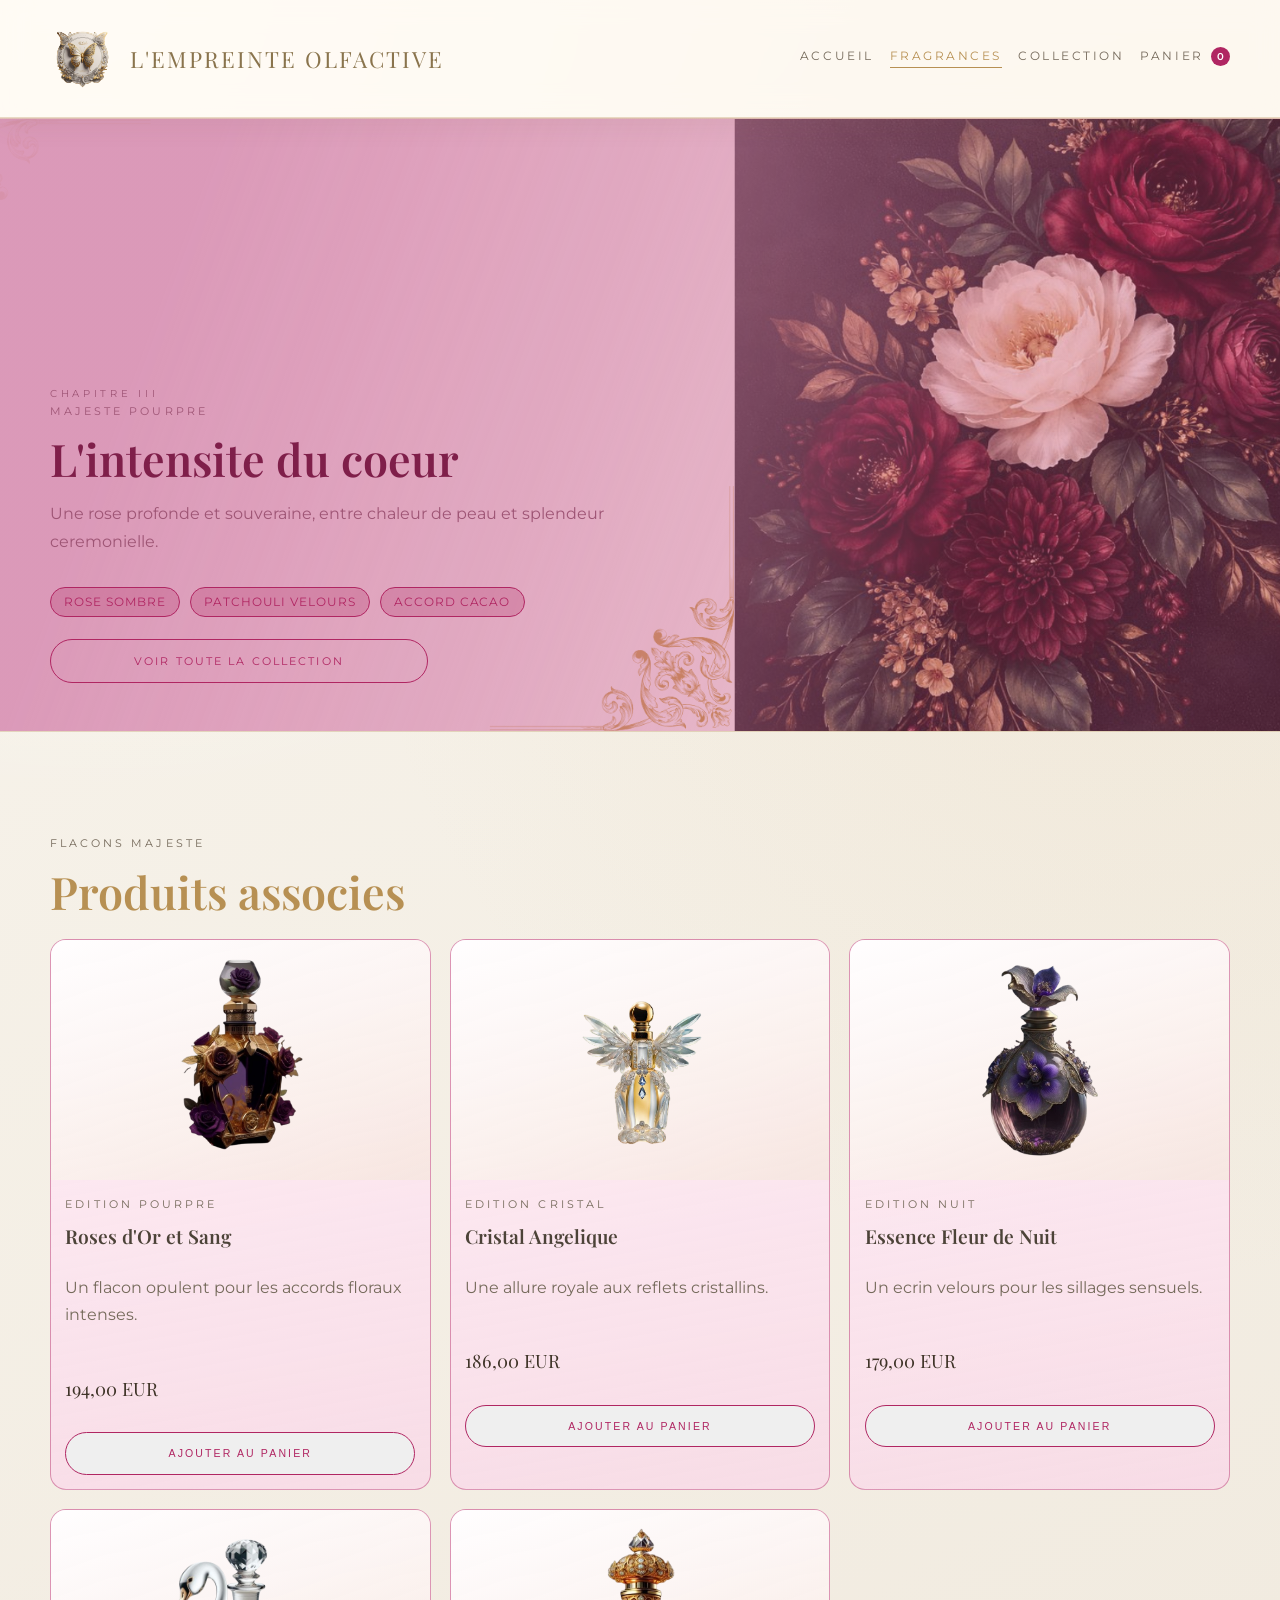
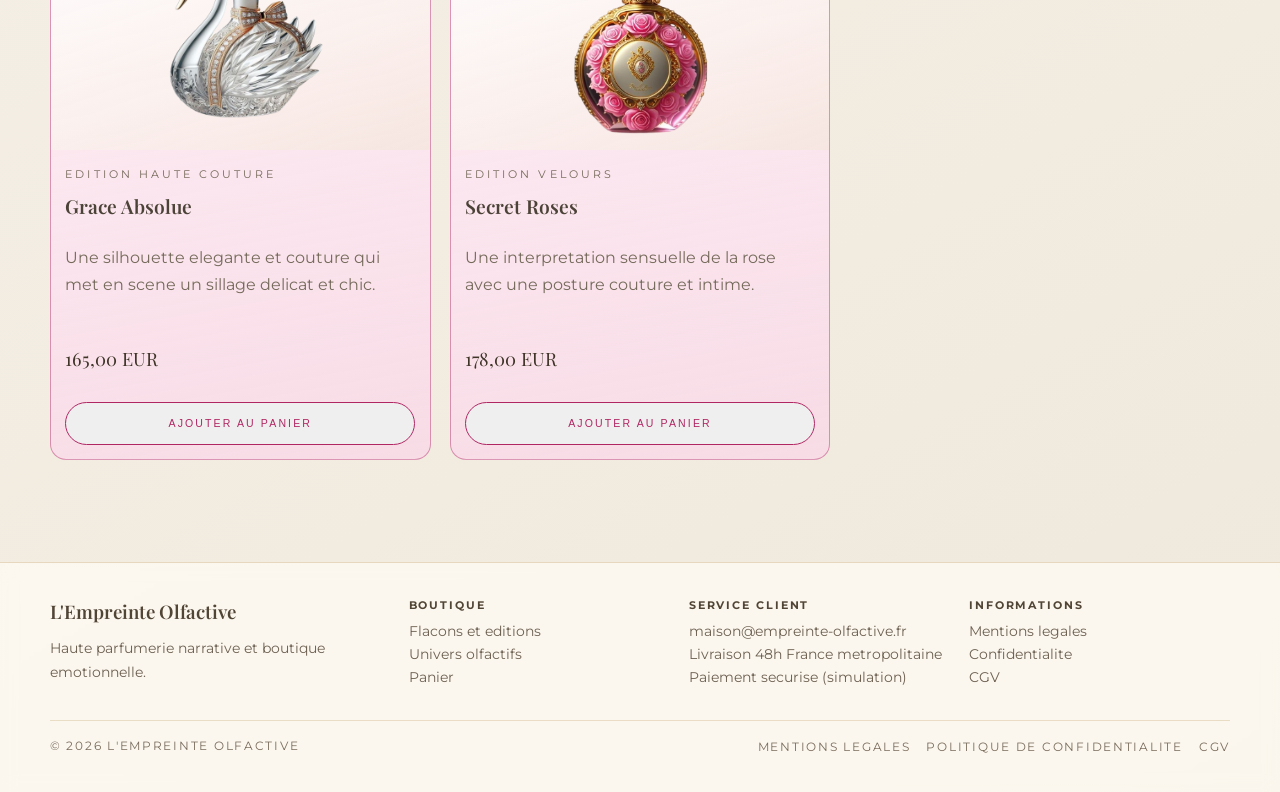
<file: fragrance-majeste.html>
<!DOCTYPE html>
<html lang="fr">
<head>
    <meta charset="UTF-8">
    <meta name="viewport" content="width=device-width, initial-scale=1.0">
    <title>L'Empreinte Olfactive | Majeste Pourpre</title>
    <meta name="description" content="Page fragrance Majeste Pourpre avec ses flacons et ses notes.">
    <link rel="preconnect" href="https://fonts.googleapis.com">
    <link rel="preconnect" href="https://fonts.gstatic.com" crossorigin>
    <link href="https://fonts.googleapis.com/css2?family=Montserrat:wght@300;400;500&family=Playfair+Display:ital,wght@0,600;1,600&display=swap" rel="stylesheet">
    <link rel="icon" type="image/svg+xml" href="assets/img/favicon.svg">
    <link rel="stylesheet" href="css/style.css">
</head>
<body>
    <nav class="site-nav">
        <div class="site-nav-inner">
            <a class="brand" href="index.html">
    <img src="assets/img/logo.png" alt="Logo" class="logo-img">
    <span class="brand-text">L'Empreinte Olfactive</span>
</a>
            <div class="menu">
                <a href="index.html">Accueil</a>
                <a href="fragrance.html" class="active">Fragrances</a>
                <a href="collection.html">Collection</a>
                <a href="panier.html" class="nav-cart-link">Panier <span class="cart-count" data-cart-count>0</span></a>
            </div>
        </div>
    </nav>

    <section class="section section-fragrance theme-majeste">
        <article class="fragrance-header accent-majeste">
            <img src="assets/img/Majeste-pourpre.png" alt="Univers Majeste Pourpre">
            <div class="fragrance-header-content">
                <p class="fragrance-kicker">Chapitre III</p>
                <p class="eyebrow">Majeste Pourpre</p>
                <h2>L'intensite du coeur</h2>
                <p>Une rose profonde et souveraine, entre chaleur de peau et splendeur ceremonielle.</p>
                <div class="notes">
                    <span class="note">Rose sombre</span>
                    <span class="note">Patchouli velours</span>
                    <span class="note">Accord cacao</span>
                </div>
                <a class="btn" href="collection.html">Voir toute la collection</a>
            </div>
        </article>
    </section>

    <main class="section">
        <div class="site-shell">
            <div class="section-head">
                <p class="eyebrow">Flacons Majeste</p>
                <h2>Produits associes</h2>
            </div>
            <section class="products">
                <article class="product-card tone-majeste">
                    <div class="product-media"><img src="assets/img/roses-d-or-et-sang.png" alt="Flacon Roses d'Or et Sang"></div>
                    <div class="product-body">
                        <p class="eyebrow">Edition Pourpre</p>
                        <h3>Roses d'Or et Sang</h3>
                        <p>Un flacon opulent pour les accords floraux intenses.</p>
                        <p class="product-price">194,00 EUR</p>
                        <button class="btn" type="button" data-add-to-cart data-id="roses-or-sang" data-name="Roses d'Or et Sang" data-price="194" data-image="assets/img/roses-d-or-et-sang.png">Ajouter au panier</button>
                    </div>
                </article>
                <article class="product-card tone-majeste">
                    <div class="product-media"><img src="assets/img/cristal-angelique.png" alt="Flacon Cristal Angelique"></div>
                    <div class="product-body">
                        <p class="eyebrow">Edition Cristal</p>
                        <h3>Cristal Angelique</h3>
                        <p>Une allure royale aux reflets cristallins.</p>
                        <p class="product-price">186,00 EUR</p>
                        <button class="btn" type="button" data-add-to-cart data-id="cristal-angelique" data-name="Cristal Angelique" data-price="186" data-image="assets/img/cristal-angelique.png">Ajouter au panier</button>
                    </div>
                </article>
                <article class="product-card tone-majeste">
                    <div class="product-media"><img src="assets/img/essence-fleur-de-nuit.png" alt="Flacon Essence Fleur de Nuit"></div>
                    <div class="product-body">
                        <p class="eyebrow">Edition Nuit</p>
                        <h3>Essence Fleur de Nuit</h3>
                        <p>Un ecrin velours pour les sillages sensuels.</p>
                        <p class="product-price">179,00 EUR</p>
                        <button class="btn" type="button" data-add-to-cart data-id="essence-fleur-nuit" data-name="Essence Fleur de Nuit" data-price="179" data-image="assets/img/essence-fleur-de-nuit.png">Ajouter au panier</button>
                    </div>
                </article>
                <article class="product-card tone-majeste">
                    <div class="product-media"><img src="assets/img/grace-absolue.png" alt="Flacon Grace Absolue"></div>
                    <div class="product-body">
                        <p class="eyebrow">Edition Haute Couture</p>
                        <h3>Grace Absolue</h3>
                        <p>Une silhouette elegante et couture qui met en scene un sillage delicat et chic.</p>
                        <p class="product-price">165,00 EUR</p>
                        <button class="btn" type="button" data-add-to-cart data-id="grace-absolue" data-name="Grace Absolue" data-price="165" data-image="assets/img/grace-absolue.png">Ajouter au panier</button>
                    </div>
                </article>
                <article class="product-card tone-majeste">
                    <div class="product-media"><img src="assets/img/secret-roses.png" alt="Flacon Secret Roses"></div>
                    <div class="product-body">
                        <p class="eyebrow">Edition Velours</p>
                        <h3>Secret Roses</h3>
                        <p>Une interpretation sensuelle de la rose avec une posture couture et intime.</p>
                        <p class="product-price">178,00 EUR</p>
                        <button class="btn" type="button" data-add-to-cart data-id="secret-roses" data-name="Secret Roses" data-price="178" data-image="assets/img/secret-roses.png">Ajouter au panier</button>
                    </div>
                </article>
            </section>
        </div>
    </main>

    <footer class="site-footer">
        <div class="footer-grid">
            <section class="footer-col"><h3>L'Empreinte Olfactive</h3><p>Haute parfumerie narrative et boutique emotionnelle.</p></section>
            <section class="footer-col"><h4>Boutique</h4><ul><li><a href="collection.html">Flacons et editions</a></li><li><a href="fragrance.html">Univers olfactifs</a></li><li><a href="panier.html">Panier</a></li></ul></section>
            <section class="footer-col"><h4>Service Client</h4><ul><li><a href="mailto:maison@empreinte-olfactive.fr">maison@empreinte-olfactive.fr</a></li><li>Livraison 48h France metropolitaine</li><li>Paiement securise (simulation)</li></ul></section>
            <section class="footer-col"><h4>Informations</h4><ul><li><a href="mentions-legales.html">Mentions legales</a></li><li><a href="politique-confidentialite.html">Confidentialite</a></li><li><a href="cgv.html">CGV</a></li></ul></section>
        </div>
        <div class="footer-legal"><p>&copy; 2026 L'Empreinte Olfactive</p><div class="footer-legal-links"><a href="mentions-legales.html">Mentions legales</a><a href="politique-confidentialite.html">Politique de confidentialite</a><a href="cgv.html">CGV</a></div></div>
    </footer>
    <script src="js/app.js"></script>
</body>
</html>
</file>
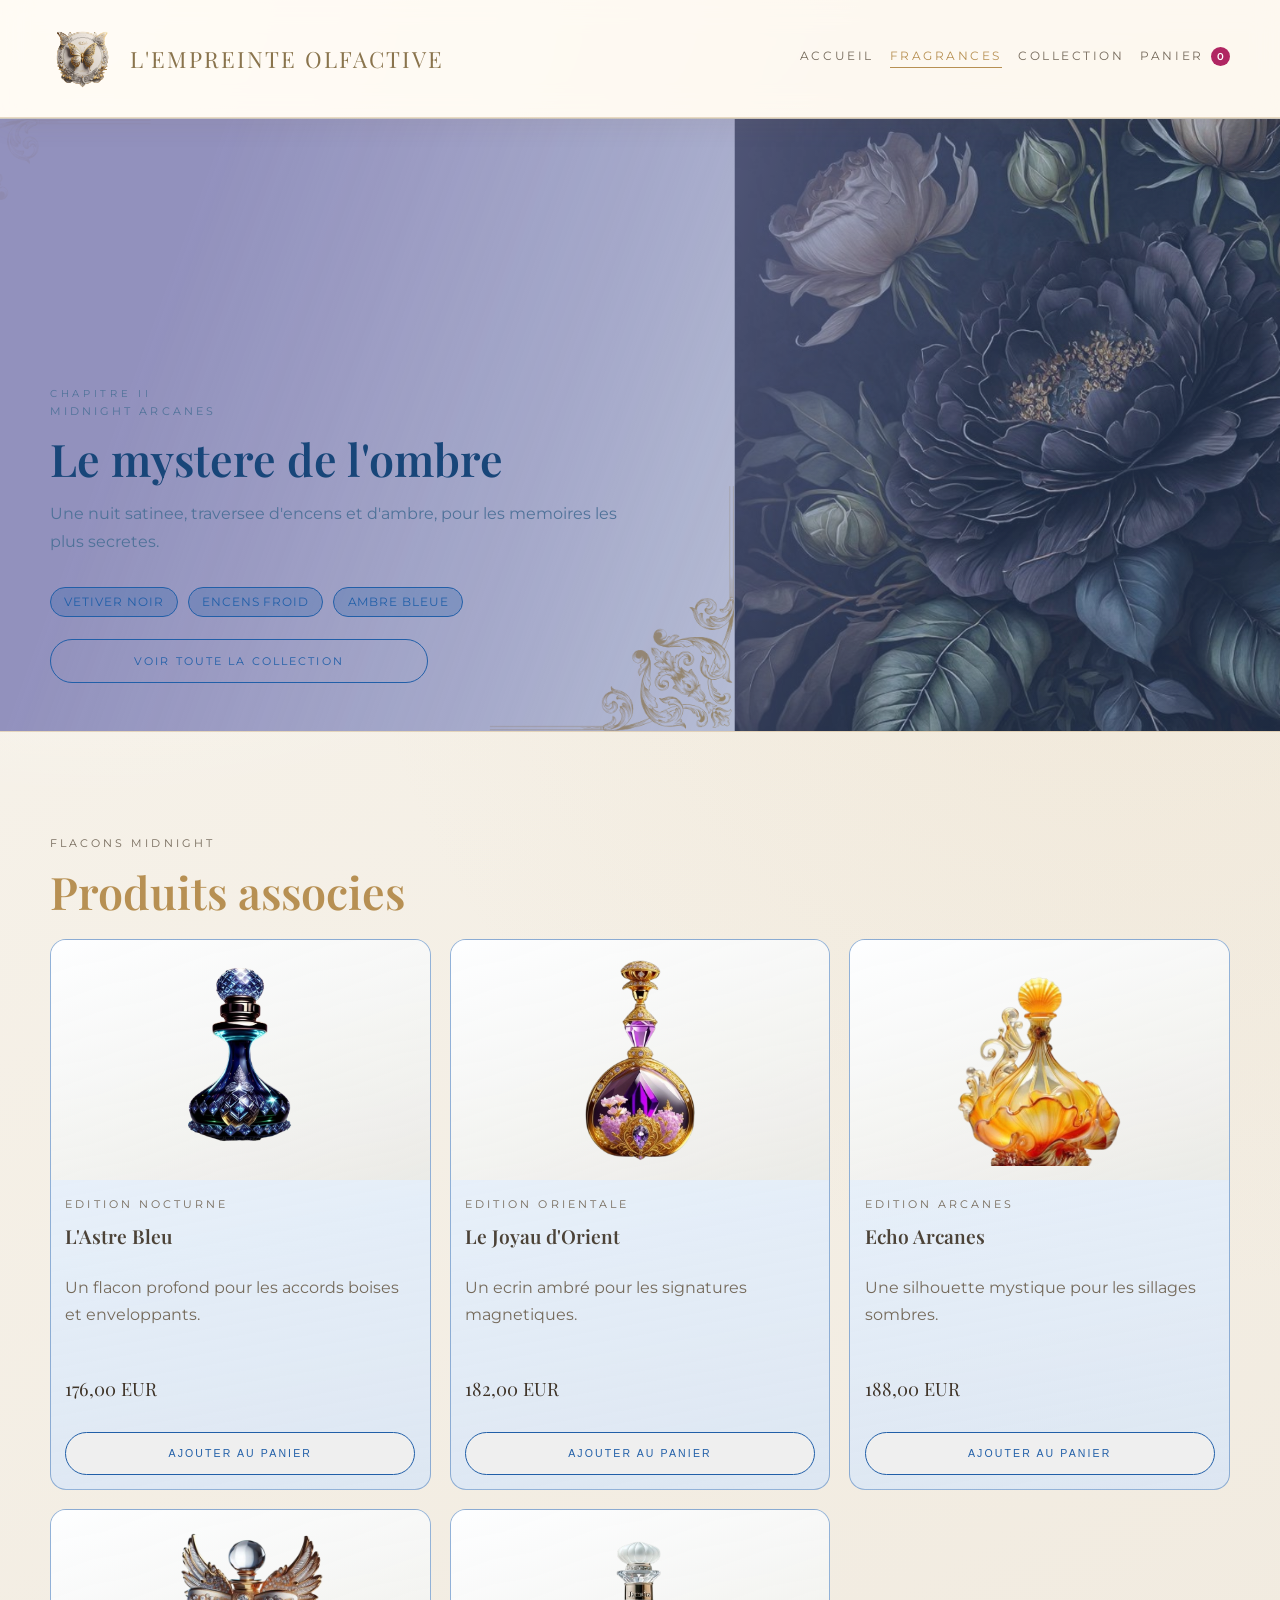
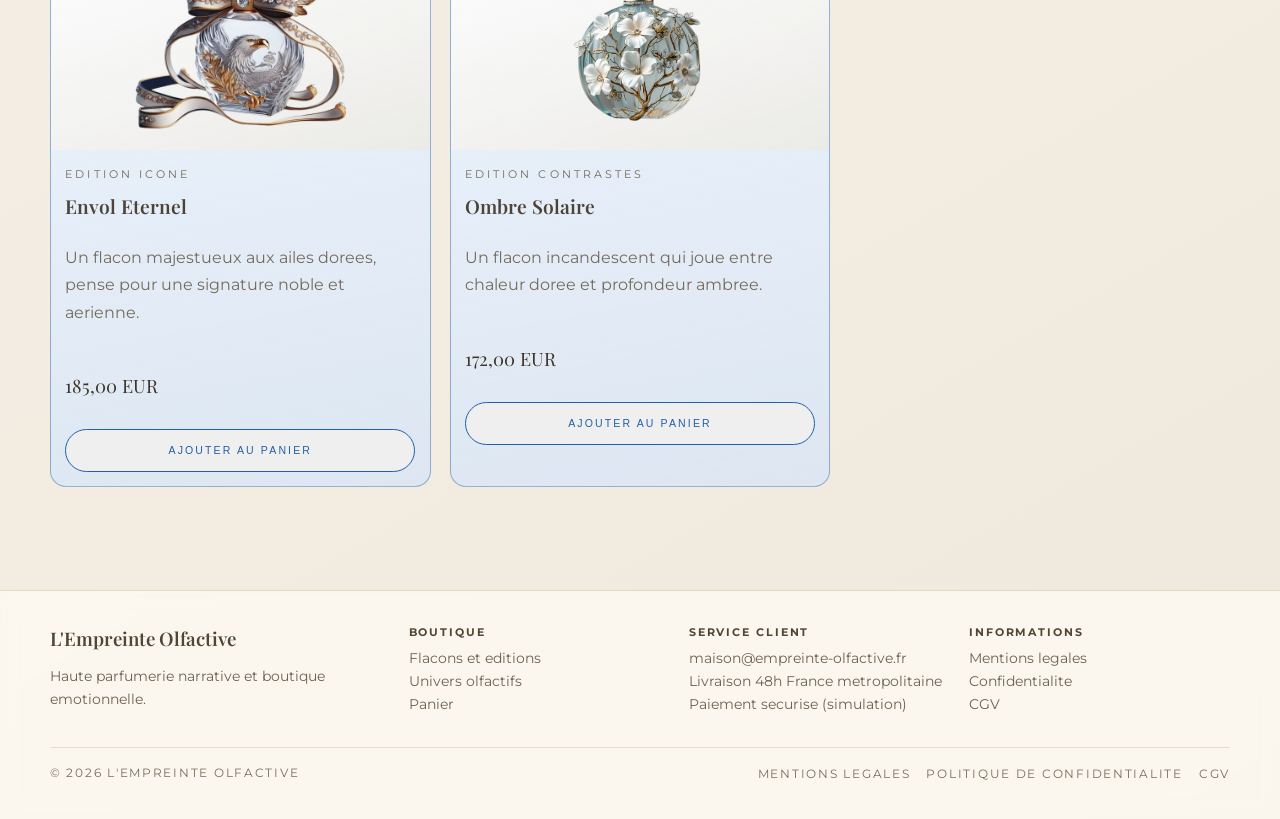
<file: fragrance-midnight.html>
<!DOCTYPE html>
<html lang="fr">
<head>
    <meta charset="UTF-8">
    <meta name="viewport" content="width=device-width, initial-scale=1.0">
    <title>L'Empreinte Olfactive | Midnight Arcanes</title>
    <meta name="description" content="Page fragrance Midnight Arcanes avec ses flacons et ses notes.">
    <link rel="preconnect" href="https://fonts.googleapis.com">
    <link rel="preconnect" href="https://fonts.gstatic.com" crossorigin>
    <link href="https://fonts.googleapis.com/css2?family=Montserrat:wght@300;400;500&family=Playfair+Display:ital,wght@0,600;1,600&display=swap" rel="stylesheet">
    <link rel="icon" type="image/svg+xml" href="assets/img/favicon.svg">
    <link rel="stylesheet" href="css/style.css">
</head>
<body>
    <nav class="site-nav">
        <div class="site-nav-inner">
            <a class="brand" href="index.html">
    <img src="assets/img/logo.png" alt="Logo" class="logo-img">
    <span class="brand-text">L'Empreinte Olfactive</span>
</a>
            <div class="menu">
                <a href="index.html">Accueil</a>
                <a href="fragrance.html" class="active">Fragrances</a>
                <a href="collection.html">Collection</a>
                <a href="panier.html" class="nav-cart-link">Panier <span class="cart-count" data-cart-count>0</span></a>
            </div>
        </div>
    </nav>

    <section class="section section-fragrance theme-midnight">
        <article class="fragrance-header accent-midnight">
            <img src="assets/img/midnight-arcanes.png" alt="Univers Midnight Arcanes">
            <div class="fragrance-header-content">
                <p class="fragrance-kicker">Chapitre II</p>
                <p class="eyebrow">Midnight Arcanes</p>
                <h2>Le mystere de l'ombre</h2>
                <p>Une nuit satinee, traversee d'encens et d'ambre, pour les memoires les plus secretes.</p>
                <div class="notes">
                    <span class="note">Vetiver noir</span>
                    <span class="note">Encens froid</span>
                    <span class="note">Ambre bleue</span>
                </div>
                <a class="btn" href="collection.html">Voir toute la collection</a>
            </div>
        </article>
    </section>

    <main class="section">
        <div class="site-shell">
            <div class="section-head">
                <p class="eyebrow">Flacons Midnight</p>
                <h2>Produits associes</h2>
            </div>
            <section class="products">
                <article class="product-card tone-midnight">
                    <div class="product-media"><img src="assets/img/l-astre-bleu.png" alt="Flacon L'Astre Bleu"></div>
                    <div class="product-body">
                        <p class="eyebrow">Edition Nocturne</p>
                        <h3>L'Astre Bleu</h3>
                        <p>Un flacon profond pour les accords boises et enveloppants.</p>
                        <p class="product-price">176,00 EUR</p>
                        <button class="btn" type="button" data-add-to-cart data-id="astre-bleu" data-name="L'Astre Bleu" data-price="176" data-image="assets/img/l-astre-bleu.png">Ajouter au panier</button>
                    </div>
                </article>
                <article class="product-card tone-midnight">
                    <div class="product-media"><img src="assets/img/le-joyau-d-orient.png" alt="Flacon Le Joyau d'Orient"></div>
                    <div class="product-body">
                        <p class="eyebrow">Edition Orientale</p>
                        <h3>Le Joyau d'Orient</h3>
                        <p>Un ecrin ambré pour les signatures magnetiques.</p>
                        <p class="product-price">182,00 EUR</p>
                        <button class="btn" type="button" data-add-to-cart data-id="joyau-orient" data-name="Le Joyau d'Orient" data-price="182" data-image="assets/img/le-joyau-d-orient.png">Ajouter au panier</button>
                    </div>
                </article>
                <article class="product-card tone-midnight">
                    <div class="product-media"><img src="assets/img/echo-arcanes.png" alt="Flacon Echo Arcanes"></div>
                    <div class="product-body">
                        <p class="eyebrow">Edition Arcanes</p>
                        <h3>Echo Arcanes</h3>
                        <p>Une silhouette mystique pour les sillages sombres.</p>
                        <p class="product-price">188,00 EUR</p>
                        <button class="btn" type="button" data-add-to-cart data-id="echo-arcanes" data-name="Echo Arcanes" data-price="188" data-image="assets/img/echo-arcanes.png">Ajouter au panier</button>
                    </div>
                </article>
                <article class="product-card tone-midnight">
                    <div class="product-media"><img src="assets/img/envol-eternel.png" alt="Flacon Envol Eternel"></div>
                    <div class="product-body">
                        <p class="eyebrow">Edition Icone</p>
                        <h3>Envol Eternel</h3>
                        <p>Un flacon majestueux aux ailes dorees, pense pour une signature noble et aerienne.</p>
                        <p class="product-price">185,00 EUR</p>
                        <button class="btn" type="button" data-add-to-cart data-id="envol-eternel" data-name="Envol Eternel" data-price="185" data-image="assets/img/envol-eternel.png">Ajouter au panier</button>
                    </div>
                </article>
                <article class="product-card tone-midnight">
                    <div class="product-media"><img src="assets/img/ombre-solaire.png" alt="Flacon Ombre Solaire"></div>
                    <div class="product-body">
                        <p class="eyebrow">Edition Contrastes</p>
                        <h3>Ombre Solaire</h3>
                        <p>Un flacon incandescent qui joue entre chaleur doree et profondeur ambree.</p>
                        <p class="product-price">172,00 EUR</p>
                        <button class="btn" type="button" data-add-to-cart data-id="ombre-solaire" data-name="Ombre Solaire" data-price="172" data-image="assets/img/ombre-solaire.png">Ajouter au panier</button>
                    </div>
                </article>
            </section>
        </div>
    </main>

    <footer class="site-footer">
        <div class="footer-grid">
            <section class="footer-col"><h3>L'Empreinte Olfactive</h3><p>Haute parfumerie narrative et boutique emotionnelle.</p></section>
            <section class="footer-col"><h4>Boutique</h4><ul><li><a href="collection.html">Flacons et editions</a></li><li><a href="fragrance.html">Univers olfactifs</a></li><li><a href="panier.html">Panier</a></li></ul></section>
            <section class="footer-col"><h4>Service Client</h4><ul><li><a href="mailto:maison@empreinte-olfactive.fr">maison@empreinte-olfactive.fr</a></li><li>Livraison 48h France metropolitaine</li><li>Paiement securise (simulation)</li></ul></section>
            <section class="footer-col"><h4>Informations</h4><ul><li><a href="mentions-legales.html">Mentions legales</a></li><li><a href="politique-confidentialite.html">Confidentialite</a></li><li><a href="cgv.html">CGV</a></li></ul></section>
        </div>
        <div class="footer-legal"><p>&copy; 2026 L'Empreinte Olfactive</p><div class="footer-legal-links"><a href="mentions-legales.html">Mentions legales</a><a href="politique-confidentialite.html">Politique de confidentialite</a><a href="cgv.html">CGV</a></div></div>
    </footer>
    <script src="js/app.js"></script>
</body>
</html>
</file>
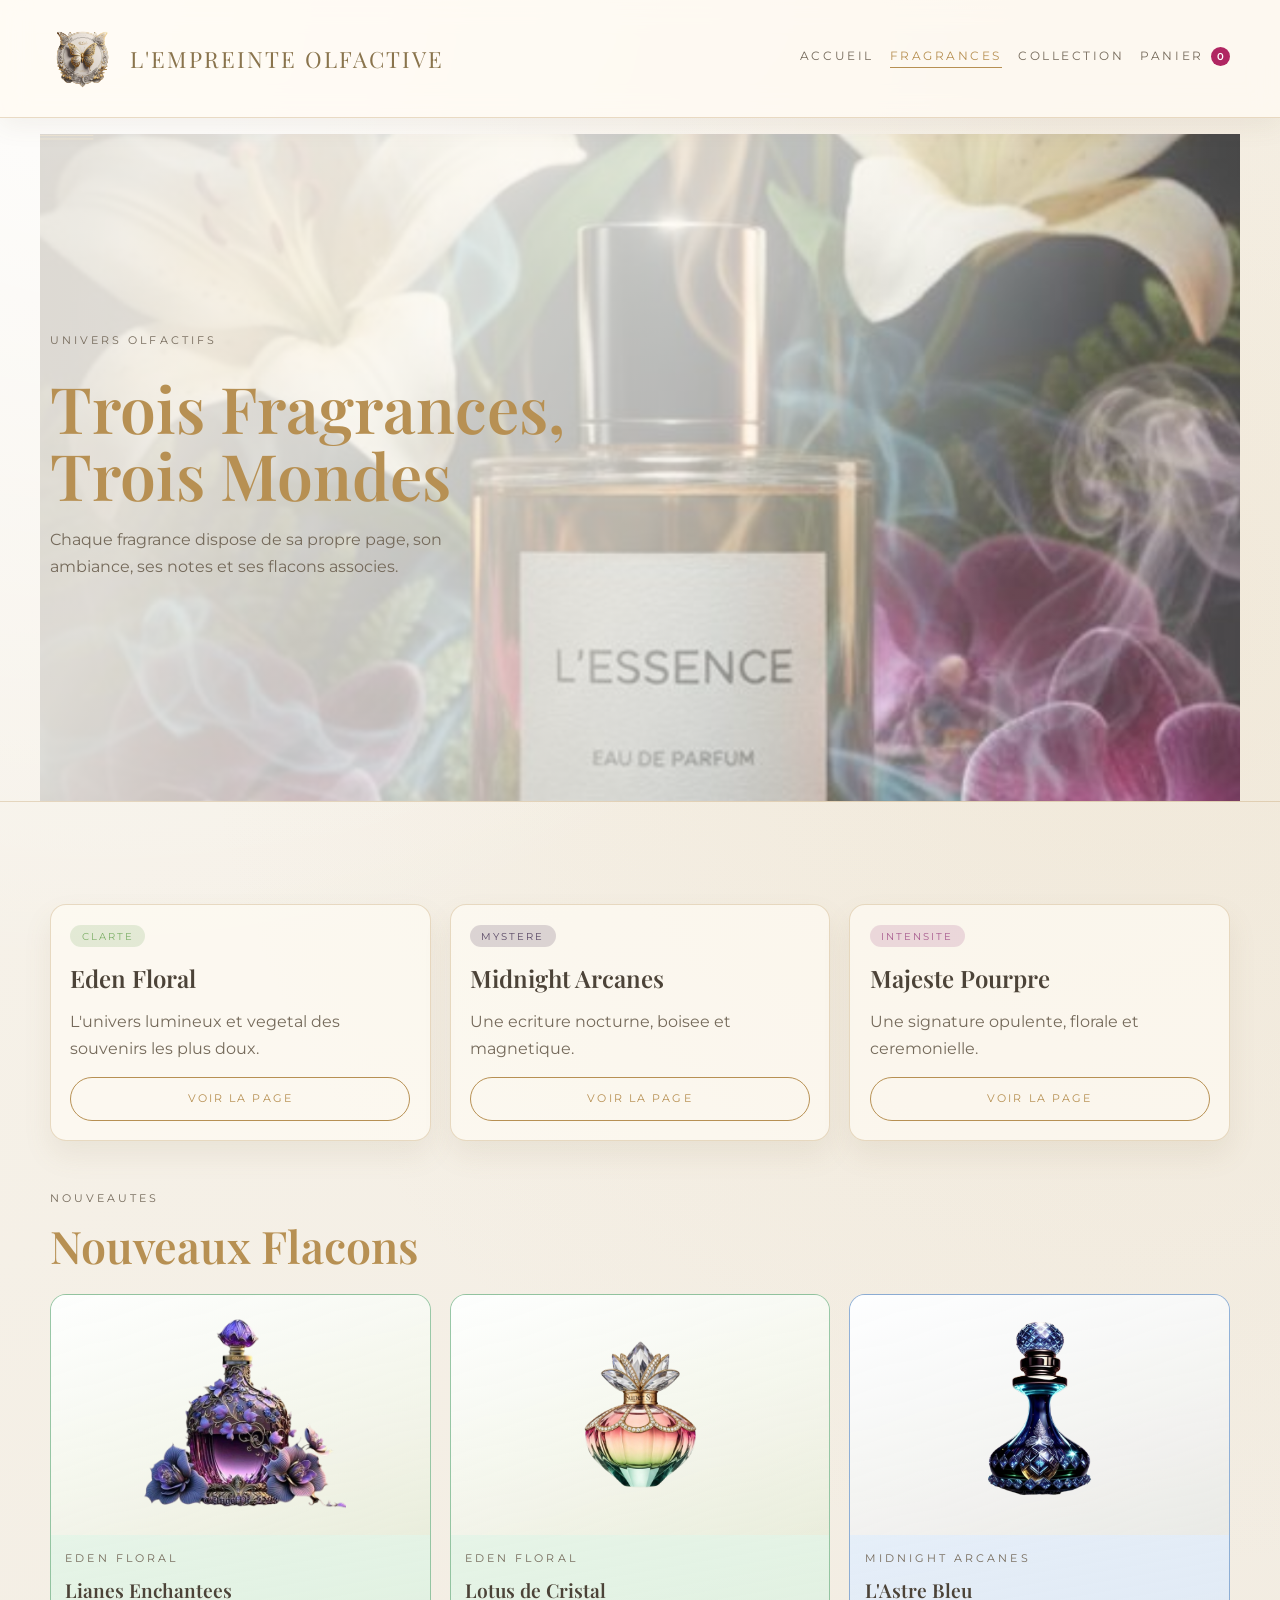
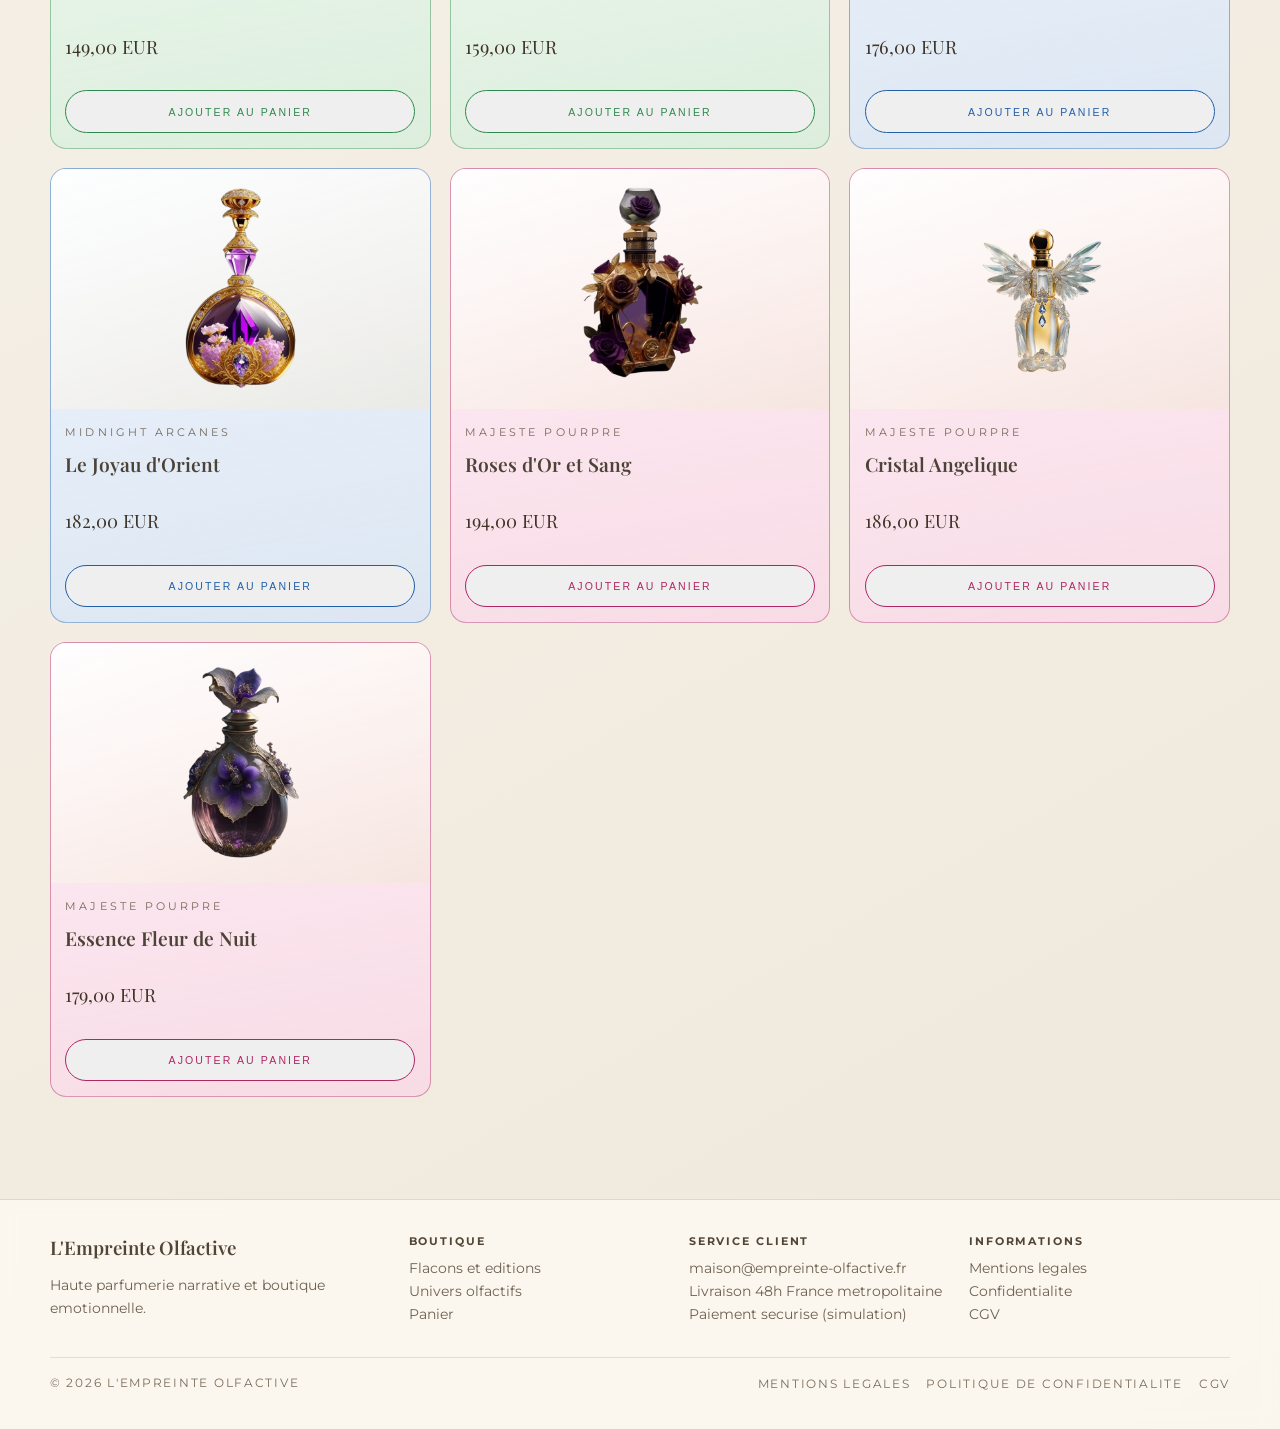
<file: fragrance.html>
<!DOCTYPE html>
<html lang="fr">
<head>
    <meta charset="UTF-8">
    <meta name="viewport" content="width=device-width, initial-scale=1.0">
    <title>L'Empreinte Olfactive | Fragrances</title>
    <meta name="description" content="Trois univers signatures pour composer votre empreinte olfactive.">
    <link rel="preconnect" href="https://fonts.googleapis.com">
    <link rel="preconnect" href="https://fonts.gstatic.com" crossorigin>
    <link href="https://fonts.googleapis.com/css2?family=Montserrat:wght@300;400;500&family=Playfair+Display:ital,wght@0,600;1,600&display=swap" rel="stylesheet">
    <link rel="icon" type="image/svg+xml" href="assets/img/favicon.svg">
    <link rel="stylesheet" href="css/style.css">
</head>
<body>
    <nav class="site-nav">
        <div class="site-nav-inner">
            <a class="brand" href="index.html">
    <img src="assets/img/logo.png" alt="Logo" class="logo-img">
    <span class="brand-text">L'Empreinte Olfactive</span>
</a>
            <div class="menu">
                <a href="index.html">Accueil</a>
                <a href="fragrance.html" class="active">Fragrances</a>
                <a href="collection.html">Collection</a>
                <a href="panier.html" class="nav-cart-link">Panier <span class="cart-count" data-cart-count>0</span></a>
            </div>
        </div>
    </nav>

    <header class="hero">
        <figure class="hero-media">
            <img src="assets/img/header-force-pourpre.png" alt="Univers fragrances L'Empreinte Olfactive">
        </figure>
        <div class="hero-inner">
            <div class="hero-copy">
                <p class="eyebrow">Univers Olfactifs</p>
                <h1>Trois Fragrances, Trois Mondes</h1>
                <p>Chaque fragrance dispose de sa propre page, son ambiance, ses notes et ses flacons associes.</p>
            </div>
        </div>
    </header>

    <main class="section">
        <div class="site-shell">
            <div class="cards">
                <article class="card accent-eden">
                    <span class="badge">Clarte</span>
                    <h3>Eden Floral</h3>
                    <p>L'univers lumineux et vegetal des souvenirs les plus doux.</p>
                    <a class="btn" href="fragrance-eden.html">Voir la page</a>
                </article>
                <article class="card accent-midnight">
                    <span class="badge">Mystere</span>
                    <h3>Midnight Arcanes</h3>
                    <p>Une ecriture nocturne, boisee et magnetique.</p>
                    <a class="btn" href="fragrance-midnight.html">Voir la page</a>
                </article>
                <article class="card accent-majeste">
                    <span class="badge">Intensite</span>
                    <h3>Majeste Pourpre</h3>
                    <p>Une signature opulente, florale et ceremonielle.</p>
                    <a class="btn" href="fragrance-majeste.html">Voir la page</a>
                </article>
            </div>

            <div class="section-head" style="margin-top: 3rem;">
                <p class="eyebrow">Nouveautes</p>
                <h2>Nouveaux Flacons</h2>
            </div>
            <section class="products">
                <article class="product-card tone-eden">
                    <div class="product-media"><img src="assets/img/flacon-lianes-enchantees.png" alt="Flacon Lianes Enchantees"></div>
                    <div class="product-body">
                        <p class="eyebrow">Eden Floral</p>
                        <h3>Lianes Enchantees</h3>
                        <p class="product-price">149,00 EUR</p>
                        <button class="btn" type="button" data-add-to-cart data-id="lianes-enchantees" data-name="Lianes Enchantees" data-price="149" data-image="assets/img/flacon-lianes-enchantees.png">Ajouter au panier</button>
                    </div>
                </article>
                <article class="product-card tone-eden">
                    <div class="product-media"><img src="assets/img/lotus-de-cristal.png" alt="Flacon Lotus de Cristal"></div>
                    <div class="product-body">
                        <p class="eyebrow">Eden Floral</p>
                        <h3>Lotus de Cristal</h3>
                        <p class="product-price">159,00 EUR</p>
                        <button class="btn" type="button" data-add-to-cart data-id="lotus-cristal" data-name="Lotus de Cristal" data-price="159" data-image="assets/img/lotus-de-cristal.png">Ajouter au panier</button>
                    </div>
                </article>
                <article class="product-card tone-midnight">
                    <div class="product-media"><img src="assets/img/l-astre-bleu.png" alt="Flacon L'Astre Bleu"></div>
                    <div class="product-body">
                        <p class="eyebrow">Midnight Arcanes</p>
                        <h3>L'Astre Bleu</h3>
                        <p class="product-price">176,00 EUR</p>
                        <button class="btn" type="button" data-add-to-cart data-id="astre-bleu" data-name="L'Astre Bleu" data-price="176" data-image="assets/img/l-astre-bleu.png">Ajouter au panier</button>
                    </div>
                </article>
                <article class="product-card tone-midnight">
                    <div class="product-media"><img src="assets/img/le-joyau-d-orient.png" alt="Flacon Le Joyau d'Orient"></div>
                    <div class="product-body">
                        <p class="eyebrow">Midnight Arcanes</p>
                        <h3>Le Joyau d'Orient</h3>
                        <p class="product-price">182,00 EUR</p>
                        <button class="btn" type="button" data-add-to-cart data-id="joyau-orient" data-name="Le Joyau d'Orient" data-price="182" data-image="assets/img/le-joyau-d-orient.png">Ajouter au panier</button>
                    </div>
                </article>
                <article class="product-card tone-majeste">
                    <div class="product-media"><img src="assets/img/roses-d-or-et-sang.png" alt="Flacon Roses d'Or et Sang"></div>
                    <div class="product-body">
                        <p class="eyebrow">Majeste Pourpre</p>
                        <h3>Roses d'Or et Sang</h3>
                        <p class="product-price">194,00 EUR</p>
                        <button class="btn" type="button" data-add-to-cart data-id="roses-or-sang" data-name="Roses d'Or et Sang" data-price="194" data-image="assets/img/roses-d-or-et-sang.png">Ajouter au panier</button>
                    </div>
                </article>
                <article class="product-card tone-majeste">
                    <div class="product-media"><img src="assets/img/cristal-angelique.png" alt="Flacon Cristal Angelique"></div>
                    <div class="product-body">
                        <p class="eyebrow">Majeste Pourpre</p>
                        <h3>Cristal Angelique</h3>
                        <p class="product-price">186,00 EUR</p>
                        <button class="btn" type="button" data-add-to-cart data-id="cristal-angelique" data-name="Cristal Angelique" data-price="186" data-image="assets/img/cristal-angelique.png">Ajouter au panier</button>
                    </div>
                </article>
                <article class="product-card tone-majeste">
                    <div class="product-media"><img src="assets/img/essence-fleur-de-nuit.png" alt="Flacon Essence Fleur de Nuit"></div>
                    <div class="product-body">
                        <p class="eyebrow">Majeste Pourpre</p>
                        <h3>Essence Fleur de Nuit</h3>
                        <p class="product-price">179,00 EUR</p>
                        <button class="btn" type="button" data-add-to-cart data-id="essence-fleur-nuit" data-name="Essence Fleur de Nuit" data-price="179" data-image="assets/img/essence-fleur-de-nuit.png">Ajouter au panier</button>
                    </div>
                </article>
            </section>
        </div>
    </main>

    <footer class="site-footer">
        <div class="footer-grid">
            <section class="footer-col">
                <h3>L'Empreinte Olfactive</h3>
                <p>Haute parfumerie narrative et boutique emotionnelle.</p>
            </section>
            <section class="footer-col">
                <h4>Boutique</h4>
                <ul>
                    <li><a href="collection.html">Flacons et editions</a></li>
                    <li><a href="fragrance.html">Univers olfactifs</a></li>
                    <li><a href="panier.html">Panier</a></li>
                </ul>
            </section>
            <section class="footer-col">
                <h4>Service Client</h4>
                <ul>
                    <li><a href="mailto:maison@empreinte-olfactive.fr">maison@empreinte-olfactive.fr</a></li>
                    <li>Livraison 48h France metropolitaine</li>
                    <li>Paiement securise (simulation)</li>
                </ul>
            </section>
            <section class="footer-col">
                <h4>Informations</h4>
                <ul>
                    <li><a href="mentions-legales.html">Mentions legales</a></li>
                    <li><a href="politique-confidentialite.html">Confidentialite</a></li>
                    <li><a href="cgv.html">CGV</a></li>
                </ul>
            </section>
        </div>
        <div class="footer-legal">
            <p>&copy; 2026 L'Empreinte Olfactive</p>
            <div class="footer-legal-links">
                <a href="mentions-legales.html">Mentions legales</a>
                <a href="politique-confidentialite.html">Politique de confidentialite</a>
                <a href="cgv.html">CGV</a>
            </div>
        </div>
    </footer>

    <script src="js/app.js"></script>
</body>
</html>
</file>
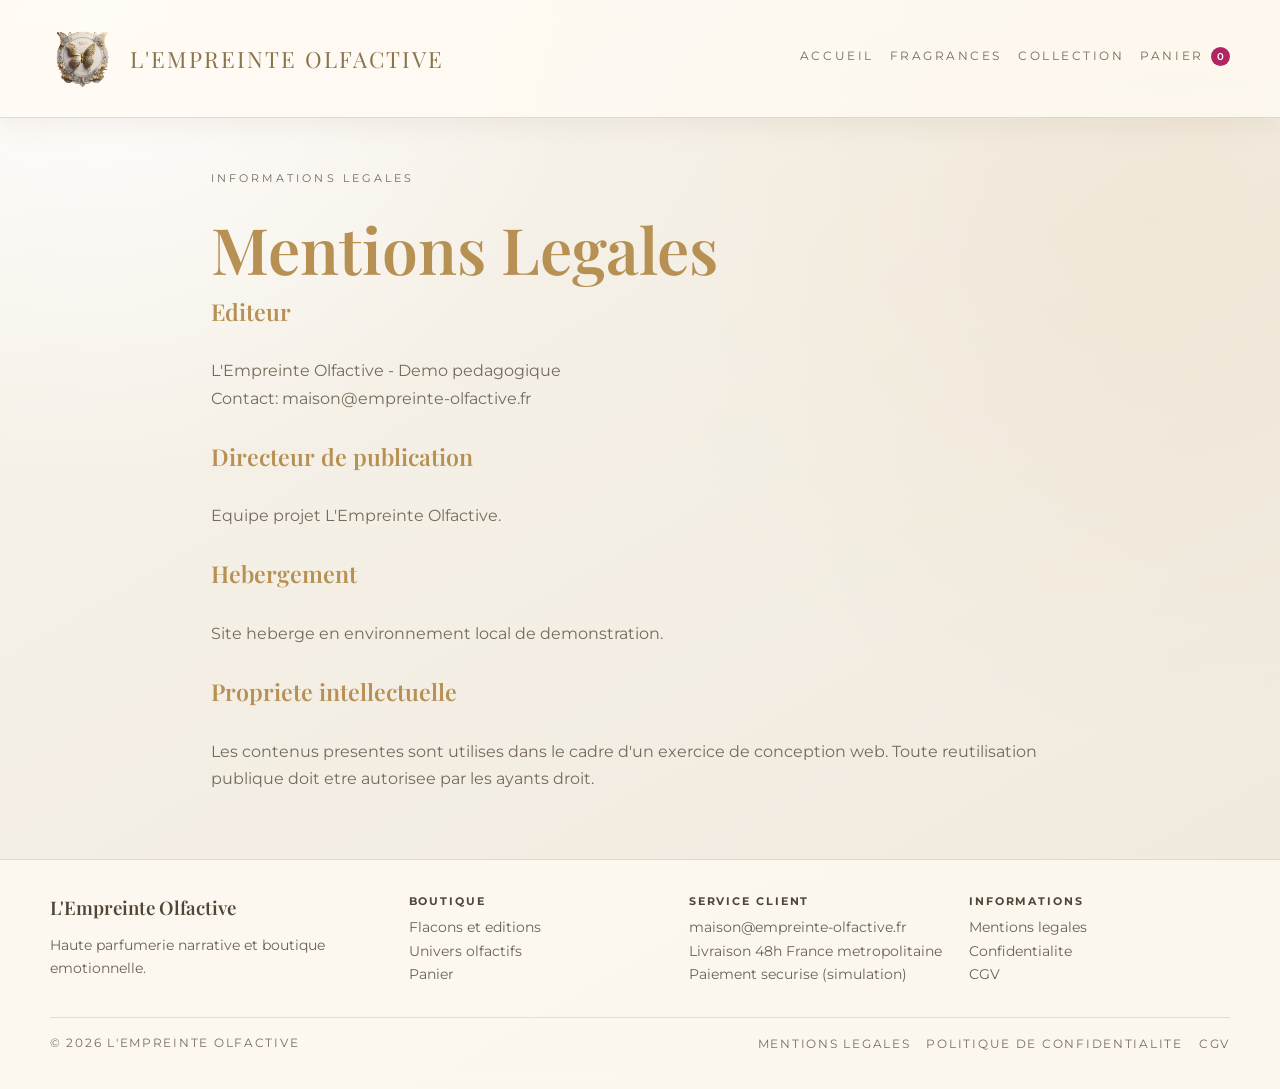
<file: mentions-legales.html>
<!DOCTYPE html>
<html lang="fr">
<head>
    <meta charset="UTF-8">
    <meta name="viewport" content="width=device-width, initial-scale=1.0">
    <title>L'Empreinte Olfactive | Mentions legales</title>
    <meta name="description" content="Mentions legales de la boutique L'Empreinte Olfactive.">
    <link rel="preconnect" href="https://fonts.googleapis.com">
    <link rel="preconnect" href="https://fonts.gstatic.com" crossorigin>
    <link href="https://fonts.googleapis.com/css2?family=Montserrat:wght@300;400;500&family=Playfair+Display:ital,wght@0,600;1,600&display=swap" rel="stylesheet">
    <link rel="icon" type="image/svg+xml" href="assets/img/favicon.svg">
    <link rel="stylesheet" href="css/style.css">
</head>
<body>
    <nav class="site-nav">
        <div class="site-nav-inner">
            <a class="brand" href="index.html">
    <img src="assets/img/logo.png" alt="Logo" class="logo-img">
    <span class="brand-text">L'Empreinte Olfactive</span>
</a>
            <div class="menu">
                <a href="index.html">Accueil</a>
                <a href="fragrance.html">Fragrances</a>
                <a href="collection.html">Collection</a>
                <a href="panier.html" class="nav-cart-link">Panier <span class="cart-count" data-cart-count>0</span></a>
            </div>
        </div>
    </nav>

    <main class="page-content legal-copy">
        <p class="eyebrow">Informations Legales</p>
        <h1>Mentions Legales</h1>
        <h2>Editeur</h2>
        <p>L'Empreinte Olfactive - Demo pedagogique<br>Contact: maison@empreinte-olfactive.fr</p>
        <h2>Directeur de publication</h2>
        <p>Equipe projet L'Empreinte Olfactive.</p>
        <h2>Hebergement</h2>
        <p>Site heberge en environnement local de demonstration.</p>
        <h2>Propriete intellectuelle</h2>
        <p>Les contenus presentes sont utilises dans le cadre d'un exercice de conception web. Toute reutilisation publique doit etre autorisee par les ayants droit.</p>
    </main>

    <footer class="site-footer">
        <div class="footer-grid">
            <section class="footer-col"><h3>L'Empreinte Olfactive</h3><p>Haute parfumerie narrative et boutique emotionnelle.</p></section>
            <section class="footer-col"><h4>Boutique</h4><ul><li><a href="collection.html">Flacons et editions</a></li><li><a href="fragrance.html">Univers olfactifs</a></li><li><a href="panier.html">Panier</a></li></ul></section>
            <section class="footer-col"><h4>Service Client</h4><ul><li><a href="mailto:maison@empreinte-olfactive.fr">maison@empreinte-olfactive.fr</a></li><li>Livraison 48h France metropolitaine</li><li>Paiement securise (simulation)</li></ul></section>
            <section class="footer-col"><h4>Informations</h4><ul><li><a href="mentions-legales.html">Mentions legales</a></li><li><a href="politique-confidentialite.html">Confidentialite</a></li><li><a href="cgv.html">CGV</a></li></ul></section>
        </div>
        <div class="footer-legal">
            <p>&copy; 2026 L'Empreinte Olfactive</p>
            <div class="footer-legal-links"><a href="mentions-legales.html">Mentions legales</a><a href="politique-confidentialite.html">Politique de confidentialite</a><a href="cgv.html">CGV</a></div>
        </div>
    </footer>

    <script src="js/app.js"></script>
</body>
</html>
</file>
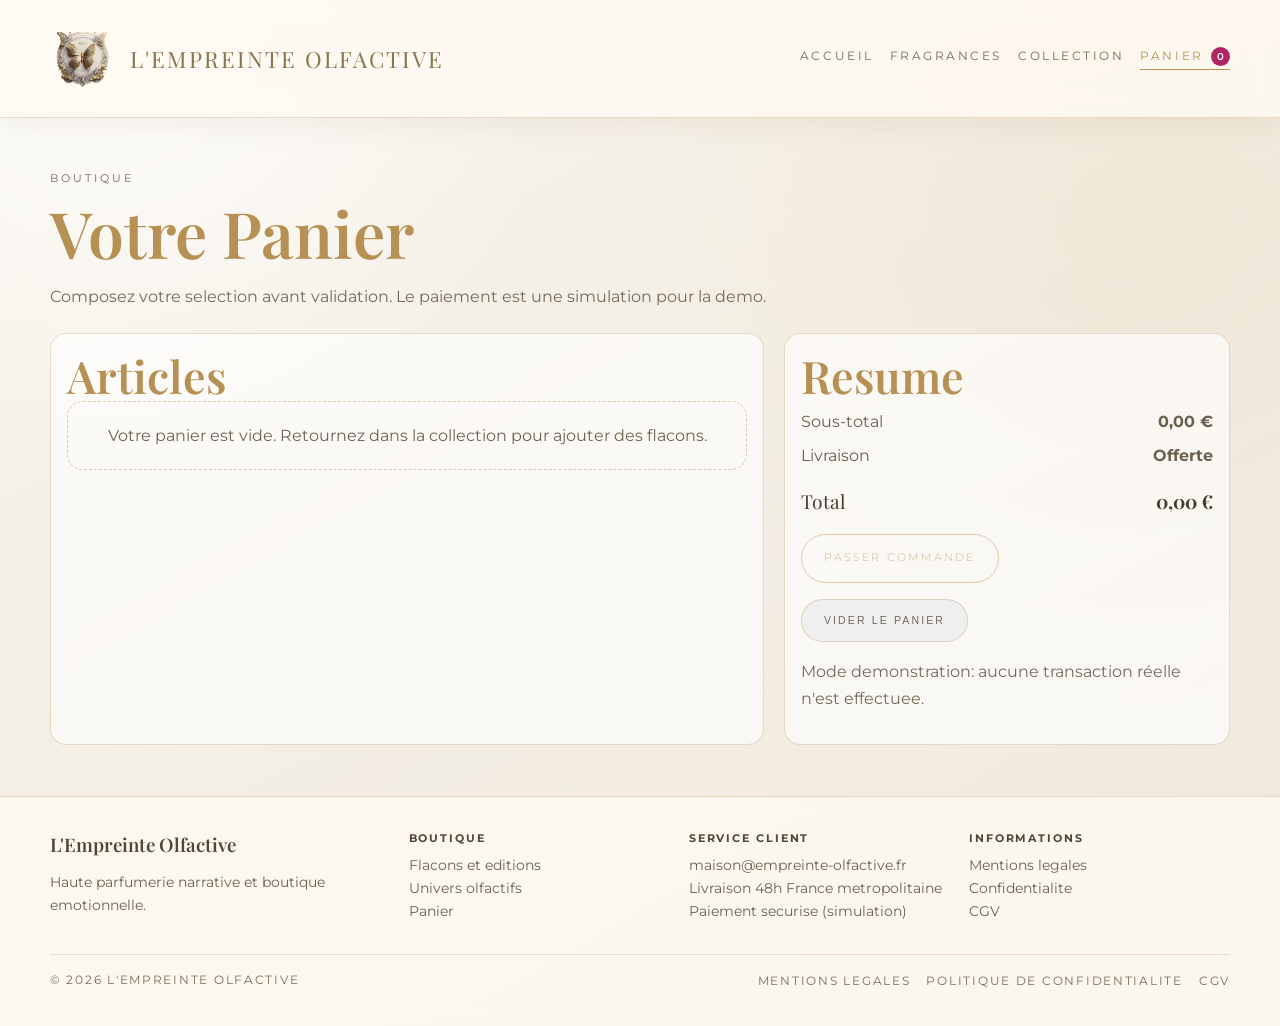
<file: panier.html>
<!DOCTYPE html>
<html lang="fr">
<head>
    <meta charset="UTF-8">
    <meta name="viewport" content="width=device-width, initial-scale=1.0">
    <title>L'Empreinte Olfactive | Panier</title>
    <meta name="description" content="Consultez et validez votre panier de flacons et editions olfactives.">
    <link rel="preconnect" href="https://fonts.googleapis.com">
    <link rel="preconnect" href="https://fonts.gstatic.com" crossorigin>
    <link href="https://fonts.googleapis.com/css2?family=Montserrat:wght@300;400;500&family=Playfair+Display:ital,wght@0,600;1,600&display=swap" rel="stylesheet">
    <link rel="icon" type="image/svg+xml" href="assets/img/favicon.svg">
    <link rel="stylesheet" href="css/style.css">
</head>
<body>
    <nav class="site-nav">
        <div class="site-nav-inner">
            <a class="brand" href="index.html">
    <img src="assets/img/logo.png" alt="Logo" class="logo-img">
    <span class="brand-text">L'Empreinte Olfactive</span>
</a>
            <div class="menu">
                <a href="index.html">Accueil</a>
                <a href="fragrance.html">Fragrances</a>
                <a href="collection.html">Collection</a>
                <a href="panier.html" class="nav-cart-link active">Panier <span class="cart-count" data-cart-count>0</span></a>
            </div>
        </div>
    </nav>

    <main class="page-content">
        <div class="section-head">
            <p class="eyebrow">Boutique</p>
            <h1>Votre Panier</h1>
            <p>Composez votre selection avant validation. Le paiement est une simulation pour la demo.</p>
        </div>

        <section class="cart-layout">
            <article class="cart-panel">
                <h2>Articles</h2>
                <div class="cart-empty" data-cart-empty>Votre panier est vide. Retournez dans la collection pour ajouter des flacons.</div>
                <div class="cart-list" data-cart-list></div>
            </article>

            <aside class="cart-panel">
                <h2>Resume</h2>
                <p class="cart-summary-row"><span>Sous-total</span><strong data-subtotal>0,00 EUR</strong></p>
                <p class="cart-summary-row"><span>Livraison</span><strong>Offerte</strong></p>
                <p class="cart-summary-row total"><span>Total</span><strong data-total>0,00 EUR</strong></p>
                <p>
                    <a class="btn" href="checkout.html" data-checkout-link>Passer commande</a>
                </p>
                <p>
                    <button class="btn btn-soft" type="button" data-clear-cart>Vider le panier</button>
                </p>
                <p>Mode demonstration: aucune transaction réelle n'est effectuee.</p>
            </aside>
        </section>
    </main>

    <footer class="site-footer">
        <div class="footer-grid">
            <section class="footer-col">
                <h3>L'Empreinte Olfactive</h3>
                <p>Haute parfumerie narrative et boutique emotionnelle.</p>
            </section>
            <section class="footer-col">
                <h4>Boutique</h4>
                <ul>
                    <li><a href="collection.html">Flacons et editions</a></li>
                    <li><a href="fragrance.html">Univers olfactifs</a></li>
                    <li><a href="panier.html">Panier</a></li>
                </ul>
            </section>
            <section class="footer-col">
                <h4>Service Client</h4>
                <ul>
                    <li><a href="mailto:maison@empreinte-olfactive.fr">maison@empreinte-olfactive.fr</a></li>
                    <li>Livraison 48h France metropolitaine</li>
                    <li>Paiement securise (simulation)</li>
                </ul>
            </section>
            <section class="footer-col">
                <h4>Informations</h4>
                <ul>
                    <li><a href="mentions-legales.html">Mentions legales</a></li>
                    <li><a href="politique-confidentialite.html">Confidentialite</a></li>
                    <li><a href="cgv.html">CGV</a></li>
                </ul>
            </section>
        </div>
        <div class="footer-legal">
            <p>&copy; 2026 L'Empreinte Olfactive</p>
            <div class="footer-legal-links">
                <a href="mentions-legales.html">Mentions legales</a>
                <a href="politique-confidentialite.html">Politique de confidentialite</a>
                <a href="cgv.html">CGV</a>
            </div>
        </div>
    </footer>

    <script src="js/app.js"></script>
    <script src="js/cart.js"></script>
</body>
</html>
</file>
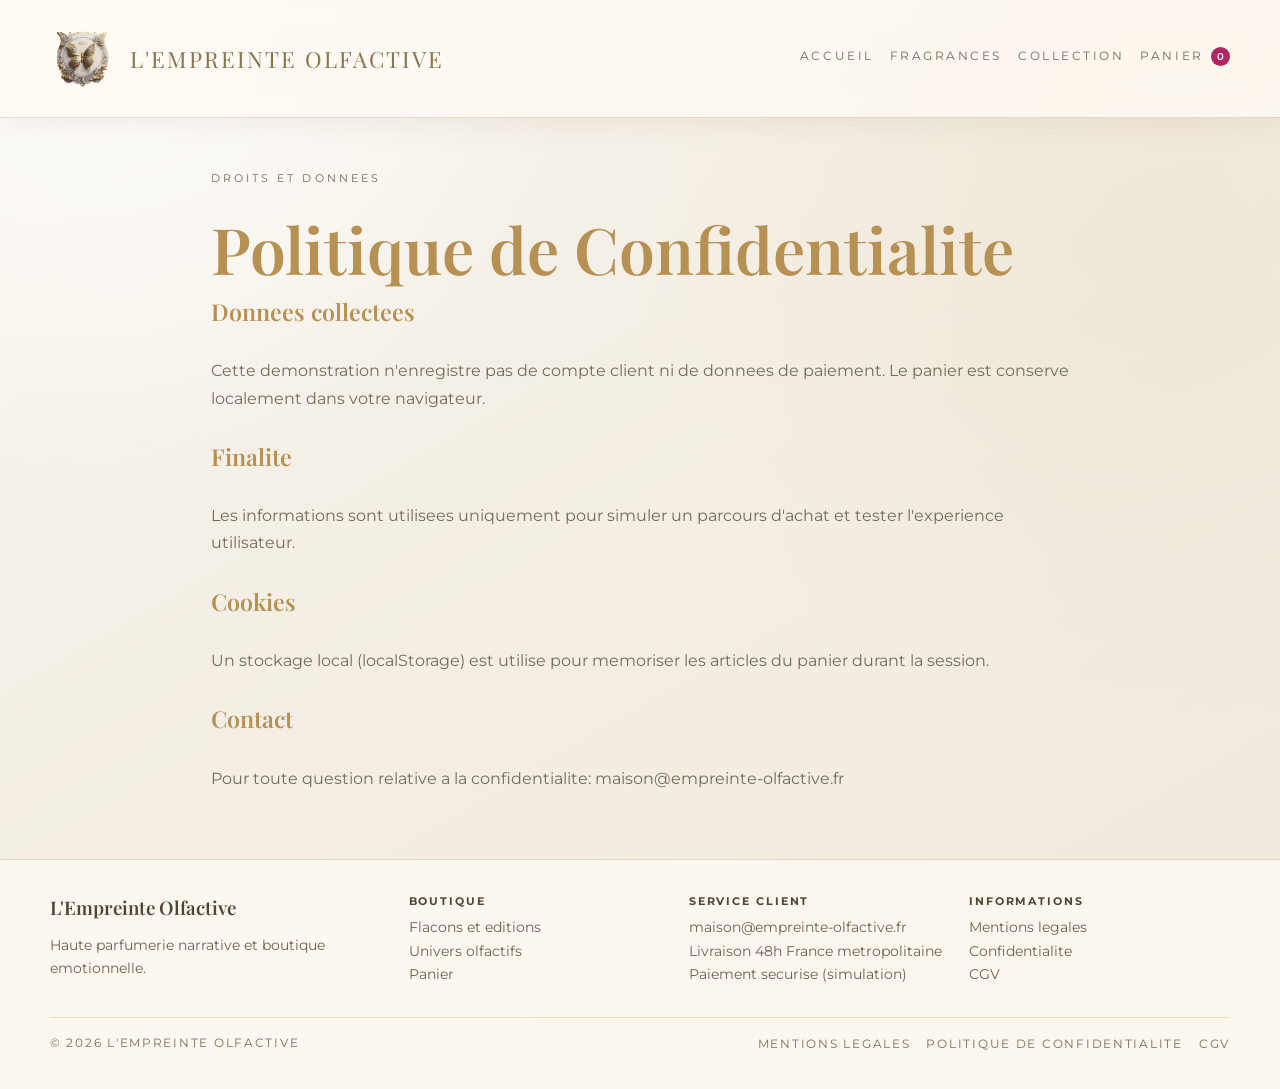
<file: politique-confidentialite.html>
<!DOCTYPE html>
<html lang="fr">
<head>
    <meta charset="UTF-8">
    <meta name="viewport" content="width=device-width, initial-scale=1.0">
    <title>L'Empreinte Olfactive | Politique de confidentialite</title>
    <meta name="description" content="Politique de confidentialite de la boutique L'Empreinte Olfactive.">
    <link rel="preconnect" href="https://fonts.googleapis.com">
    <link rel="preconnect" href="https://fonts.gstatic.com" crossorigin>
    <link href="https://fonts.googleapis.com/css2?family=Montserrat:wght@300;400;500&family=Playfair+Display:ital,wght@0,600;1,600&display=swap" rel="stylesheet">
    <link rel="icon" type="image/svg+xml" href="assets/img/favicon.svg">
    <link rel="stylesheet" href="css/style.css">
</head>
<body>
    <nav class="site-nav">
        <div class="site-nav-inner">
            <a class="brand" href="index.html">
    <img src="assets/img/logo.png" alt="Logo" class="logo-img">
    <span class="brand-text">L'Empreinte Olfactive</span>
</a>
            <div class="menu">
                <a href="index.html">Accueil</a>
                <a href="fragrance.html">Fragrances</a>
                <a href="collection.html">Collection</a>
                <a href="panier.html" class="nav-cart-link">Panier <span class="cart-count" data-cart-count>0</span></a>
            </div>
        </div>
    </nav>

    <main class="page-content legal-copy">
        <p class="eyebrow">Droits et Donnees</p>
        <h1>Politique de Confidentialite</h1>
        <h2>Donnees collectees</h2>
        <p>Cette demonstration n'enregistre pas de compte client ni de donnees de paiement. Le panier est conserve localement dans votre navigateur.</p>
        <h2>Finalite</h2>
        <p>Les informations sont utilisees uniquement pour simuler un parcours d'achat et tester l'experience utilisateur.</p>
        <h2>Cookies</h2>
        <p>Un stockage local (localStorage) est utilise pour memoriser les articles du panier durant la session.</p>
        <h2>Contact</h2>
        <p>Pour toute question relative a la confidentialite: maison@empreinte-olfactive.fr</p>
    </main>

    <footer class="site-footer">
        <div class="footer-grid">
            <section class="footer-col"><h3>L'Empreinte Olfactive</h3><p>Haute parfumerie narrative et boutique emotionnelle.</p></section>
            <section class="footer-col"><h4>Boutique</h4><ul><li><a href="collection.html">Flacons et editions</a></li><li><a href="fragrance.html">Univers olfactifs</a></li><li><a href="panier.html">Panier</a></li></ul></section>
            <section class="footer-col"><h4>Service Client</h4><ul><li><a href="mailto:maison@empreinte-olfactive.fr">maison@empreinte-olfactive.fr</a></li><li>Livraison 48h France metropolitaine</li><li>Paiement securise (simulation)</li></ul></section>
            <section class="footer-col"><h4>Informations</h4><ul><li><a href="mentions-legales.html">Mentions legales</a></li><li><a href="politique-confidentialite.html">Confidentialite</a></li><li><a href="cgv.html">CGV</a></li></ul></section>
        </div>
        <div class="footer-legal">
            <p>&copy; 2026 L'Empreinte Olfactive</p>
            <div class="footer-legal-links"><a href="mentions-legales.html">Mentions legales</a><a href="politique-confidentialite.html">Politique de confidentialite</a><a href="cgv.html">CGV</a></div>
        </div>
    </footer>

    <script src="js/app.js"></script>
</body>
</html>
</file>
<file: css/style.css>
:root {
    --ivory-1: #f8f4ec;
    --ivory-2: #efe8dc;
    --pearl: #fffdf8;
    --champagne: #d6b67a;
    --gold-soft: #b79053;
    --ink: #4c4338;
    --ink-soft: #756a5b;
    --line: rgba(183, 144, 83, 0.3);
    --panel: rgba(255, 252, 245, 0.65);
    --hero-mask: linear-gradient(115deg, rgba(255, 250, 242, 0.86) 18%, rgba(255, 250, 242, 0.62) 52%, rgba(255, 250, 242, 0.2) 76%);
    --shadow: 0 24px 50px rgba(108, 86, 57, 0.15);
    --radius-xl: 24px;
    --radius-md: 16px;
    --space-xl: clamp(3rem, 8vw, 7rem);
    --space-lg: clamp(2rem, 4vw, 3.5rem);
    --space-md: clamp(1.2rem, 2.2vw, 2rem);
    --fragrance-accent: #8ea476;
    --fragrance-accent-soft: rgba(142, 164, 118, 0.2);
}

html {
    scroll-behavior: smooth;
}

* {
    box-sizing: border-box;
}

body {
    margin: 0;
    color: var(--ink);
    font-family: 'Montserrat', sans-serif;
    background:
        radial-gradient(circle at 8% 0%, rgba(255, 255, 255, 0.9) 0, rgba(255, 255, 255, 0) 30%),
        radial-gradient(circle at 90% 20%, rgba(223, 200, 158, 0.18) 0, rgba(223, 200, 158, 0) 36%),
        linear-gradient(150deg, var(--ivory-1) 0%, var(--ivory-2) 100%);
    min-height: 100vh;
}

::selection {
    background: rgba(183, 144, 83, 0.22);
    color: var(--ink);
}

img {
    max-width: 100%;
    display: block;
}

a {
    color: inherit;
    text-decoration: none;
}

.site-shell {
    width: min(1180px, calc(100% - 2.2rem));
    margin-inline: auto;
}

.site-nav {
    position: sticky;
    top: 0;
    z-index: 30;
    backdrop-filter: blur(14px);
    background: rgba(255, 251, 243, 0.8);
    border-bottom: 1px solid var(--line);
    box-shadow: 0 8px 24px rgba(120, 97, 67, 0.08);
}

.site-nav-inner {
    width: min(1180px, calc(100% - 2.2rem));
    margin-inline: auto;
    padding: 1rem 0;
    display: flex;
    align-items: center;
    justify-content: space-between;
    gap: 1rem;
}

.brand {
    font-family: 'Playfair Display', serif;
    font-size: 1.3rem;
    letter-spacing: 0.2em;
    text-transform: uppercase;
    color: var(--gold-soft);
}

.menu {
    display: flex;
    align-items: center;
    gap: 1rem;
    flex-wrap: wrap;
}

.menu a {
    font-size: 0.72rem;
    text-transform: uppercase;
    letter-spacing: 0.22em;
    color: var(--ink-soft);
    padding-bottom: 0.2rem;
    border-bottom: 1px solid transparent;
    transition: border-color 0.25s ease, color 0.25s ease;
}

.menu a:hover,
.menu a.active {
    color: var(--gold-soft);
    border-color: var(--gold-soft);
}

.hero {
    position: relative;
    min-height: clamp(460px, 76vh, 760px);
    display: flex;
    align-items: center;
    overflow: hidden;
    border-bottom: 1px solid var(--line);
}

.hero-inner {
    position: relative;
    z-index: 2;
    width: min(1180px, calc(100% - 2.2rem));
    margin-inline: auto;
    padding: clamp(3rem, 7vw, 6rem) 0;
}

.eyebrow {
    margin: 0 0 0.8rem;
    text-transform: uppercase;
    letter-spacing: 0.28em;
    font-size: 0.68rem;
    color: var(--ink-soft);
}

h1,
h2,
h3 {
    font-family: 'Playfair Display', serif;
    font-weight: 600;
    margin: 0;
}

h1 {
    font-size: clamp(2rem, 6vw, 4rem);
    line-height: 1.04;
    color: var(--gold-soft);
}

h2 {
    font-size: clamp(1.8rem, 4vw, 2.8rem);
    color: var(--gold-soft);
    line-height: 1.14;
}

p {
    line-height: 1.7;
    color: var(--ink-soft);
}

.hero-copy p {
    margin: 1.1rem 0 1.6rem;
    max-width: 42ch;
}

.hero-media {
    position: absolute;
    inset: 0;
    border-radius: 0;
    border: 0;
    overflow: hidden;
    min-height: 100%;
    box-shadow: none;
}

.hero-media::before {
    content: '';
    position: absolute;
    inset: 0;
    background: var(--hero-mask);
    z-index: 2;
}

.hero-media img {
    position: absolute;
    inset: 0;
    width: 100%;
    height: 100%;
    object-fit: cover;
    z-index: 1;
}

.hero-copy {
    position: relative;
    max-width: 54ch;
    animation: riseIn 0.9s ease both;
}

.btn {
    display: inline-flex;
    align-items: center;
    justify-content: center;
    border: 1px solid var(--gold-soft);
    padding: 0.9rem 1.4rem;
    text-transform: uppercase;
    letter-spacing: 0.2em;
    font-size: 0.66rem;
    color: var(--gold-soft);
    border-radius: 999px;
    transition: all 0.3s ease;
}

.btn:hover {
    background: var(--gold-soft);
    color: var(--pearl);
    transform: translateY(-2px);
}

.btn.is-disabled,
.btn[aria-disabled='true'] {
    opacity: 0.45;
    pointer-events: none;
    transform: none;
}

.btn-soft {
    border-color: var(--line);
    color: var(--ink-soft);
}

.btn-soft:hover {
    border-color: var(--ink-soft);
    background: transparent;
    color: var(--ink);
}

.section {
    padding: var(--space-xl) 0;
}

.section-fragrance {
    padding: 0;
}

.section-fragrance {
    --theme-accent: var(--gold-soft);
    --theme-soft: rgba(183, 144, 83, 0.18);
    --theme-ink: var(--ink);
    --theme-veil: linear-gradient(110deg, rgba(248, 244, 236, 0.92) 15%, rgba(248, 244, 236, 0.55) 46%, rgba(248, 244, 236, 0.1) 75%);
    --theme-wash: rgba(183, 144, 83, 0.14);
}

.section-head {
    margin-bottom: 1.4rem;
}

.cards {
    display: grid;
    grid-template-columns: repeat(3, minmax(0, 1fr));
    gap: 1.2rem;
}

.card {
    background: var(--panel);
    border: 1px solid var(--line);
    border-radius: var(--radius-md);
    padding: 1.2rem;
    display: flex;
    flex-direction: column;
    gap: 0.9rem;
    box-shadow: 0 14px 28px rgba(136, 113, 76, 0.1);
    animation: riseIn 0.7s ease both;
}

.card:hover {
    transform: translateY(-4px);
    transition: transform 0.3s ease;
}

.card .badge {
    width: fit-content;
    text-transform: uppercase;
    letter-spacing: 0.2em;
    font-size: 0.62rem;
    border-radius: 999px;
    padding: 0.34rem 0.72rem;
    color: var(--fragrance-accent);
    background: var(--fragrance-accent-soft);
}

.card h3 {
    color: var(--ink);
    font-size: 1.5rem;
}

.card p {
    margin: 0;
}

.accent-eden {
    --fragrance-accent: #7fb069;
    --fragrance-accent-soft: rgba(127, 176, 105, 0.2);
}

.accent-midnight {
    --fragrance-accent: #5a4966;
    --fragrance-accent-soft: rgba(90, 73, 102, 0.2);
}

.accent-majeste {
    --fragrance-accent: #a85d8f;
    --fragrance-accent-soft: rgba(168, 93, 143, 0.2);
}

.steps {
    display: grid;
    grid-template-columns: repeat(3, minmax(0, 1fr));
    gap: 1rem;
}

.step {
    border: 1px solid var(--line);
    border-radius: var(--radius-md);
    background: rgba(255, 255, 255, 0.55);
    padding: 1.2rem;
    animation: riseIn 0.7s ease both;
}

.step-number {
    font-family: 'Playfair Display', serif;
    color: var(--gold-soft);
    font-size: 1.6rem;
}

.fragrance-header {
    border-radius: 0;
    border-top: 1px solid var(--line);
    border-bottom: 1px solid var(--line);
    border-left: 0;
    border-right: 0;
    overflow: hidden;
    min-height: clamp(340px, 68vh, 620px);
    position: relative;
    box-shadow: none;
}

.fragrance-header::before {
    content: '';
    position: absolute;
    inset: 0;
    z-index: 1;
    background: var(--theme-veil);
}

.fragrance-header::after {
    content: '';
    position: absolute;
    inset: 0;
    z-index: 1;
    background: var(--theme-wash);
}

.fragrance-header.accent-eden::before {
    background: linear-gradient(110deg, rgba(207, 234, 189, 0.92) 15%, rgba(207, 234, 189, 0.56) 46%, rgba(207, 234, 189, 0.14) 75%);
}

.fragrance-header.accent-midnight::before {
    background: linear-gradient(110deg, rgba(175, 152, 190, 0.92) 15%, rgba(175, 152, 190, 0.58) 46%, rgba(175, 152, 190, 0.16) 75%);
}

.fragrance-header.accent-majeste::before {
    background: linear-gradient(110deg, rgba(228, 186, 208, 0.92) 15%, rgba(228, 186, 208, 0.58) 46%, rgba(228, 186, 208, 0.16) 75%);
}

.fragrance-header img {
    width: 100%;
    height: 100%;
    object-fit: cover;
    position: absolute;
    inset: 0;
}

.fragrance-header-content {
    position: relative;
    z-index: 2;
    width: min(1180px, calc(100% - 2.2rem));
    margin-inline: auto;
    padding: clamp(1.8rem, 4vw, 3rem) 0;
    display: flex;
    flex-direction: column;
    justify-content: flex-end;
    min-height: clamp(340px, 68vh, 620px);
    animation: riseIn 0.8s ease both;
}

.fragrance-kicker {
    margin: 0;
    font-size: 0.64rem;
    letter-spacing: 0.36em;
    text-transform: uppercase;
    color: var(--theme-accent);
}

.fragrance-header-content p,
.fragrance-header-content h2,
.fragrance-header-content .notes,
.fragrance-header-content .btn {
    max-width: 54ch;
}

.section-fragrance .fragrance-header-content h2 {
    color: var(--theme-ink);
}

.section-fragrance .fragrance-header-content p,
.section-fragrance .eyebrow {
    color: color-mix(in srgb, var(--theme-ink) 76%, #ffffff 24%);
}

.section-fragrance .btn {
    border-color: var(--theme-accent);
    color: var(--theme-accent);
}

.section-fragrance .btn:hover {
    background: var(--theme-accent);
    color: var(--pearl);
}

.section-fragrance .note {
    border-color: var(--theme-accent);
    background: var(--theme-soft);
    color: var(--theme-accent);
}

.theme-eden {
    --theme-accent: #2f8a4d;
    --theme-soft: rgba(47, 138, 77, 0.26);
    --theme-ink: #255f37;
    --theme-veil: linear-gradient(110deg, rgba(227, 247, 233, 0.95) 12%, rgba(227, 247, 233, 0.6) 44%, rgba(227, 247, 233, 0.16) 74%);
    --theme-wash: rgba(71, 163, 92, 0.24);
    background: linear-gradient(180deg, rgba(176, 232, 185, 0.42) 0%, rgba(248, 244, 236, 0.18) 100%);
}

.theme-midnight {
    --theme-accent: #215fa8;
    --theme-soft: rgba(33, 95, 168, 0.26);
    --theme-ink: #184679;
    --theme-veil: linear-gradient(110deg, rgba(221, 234, 252, 0.95) 12%, rgba(221, 234, 252, 0.62) 44%, rgba(221, 234, 252, 0.17) 74%);
    --theme-wash: rgba(34, 96, 173, 0.24);
    background: linear-gradient(180deg, rgba(168, 202, 245, 0.4) 0%, rgba(248, 244, 236, 0.18) 100%);
}

.theme-majeste {
    --theme-accent: #b02662;
    --theme-soft: rgba(176, 38, 98, 0.24);
    --theme-ink: #7f1f4a;
    --theme-veil: linear-gradient(110deg, rgba(252, 228, 239, 0.96) 12%, rgba(252, 228, 239, 0.62) 44%, rgba(252, 228, 239, 0.17) 74%);
    --theme-wash: rgba(183, 34, 100, 0.24);
    background: linear-gradient(180deg, rgba(245, 173, 207, 0.44) 0%, rgba(248, 244, 236, 0.18) 100%);
}

.notes {
    display: flex;
    flex-wrap: wrap;
    gap: 0.6rem;
    margin: 1rem 0 1.4rem;
}

.note {
    border: 1px solid var(--fragrance-accent);
    background: var(--fragrance-accent-soft);
    color: var(--fragrance-accent);
    border-radius: 999px;
    padding: 0.44rem 0.84rem;
    font-size: 0.72rem;
    letter-spacing: 0.08em;
    text-transform: uppercase;
}

.products {
    display: grid;
    grid-template-columns: repeat(3, minmax(0, 1fr));
    gap: 1.2rem;
}

.product-card img {
    height: 250px; /* Ajuste selon tes besoins */
    width: auto;
    object-fit: contain;
}

.product-card {
    border: 1px solid var(--line);
    background: rgba(255, 255, 255, 0.62);
    border-radius: var(--radius-md);
    overflow: hidden;
    display: flex;
    flex-direction: column;
    transition: transform 0.3s ease, box-shadow 0.3s ease;
    animation: riseIn 0.7s ease both;
}

.product-card.tone-eden {
    border-color: rgba(47, 138, 77, 0.44);
    background: linear-gradient(170deg, rgba(237, 250, 240, 0.92), rgba(212, 238, 219, 0.72));
}

.product-card.tone-midnight {
    border-color: rgba(33, 95, 168, 0.44);
    background: linear-gradient(170deg, rgba(236, 245, 255, 0.94), rgba(213, 228, 247, 0.74));
}

.product-card.tone-majeste {
    border-color: rgba(176, 38, 98, 0.44);
    background: linear-gradient(170deg, rgba(255, 238, 247, 0.94), rgba(249, 214, 231, 0.74));
}

.product-card.tone-eden .btn,
.product-card.tone-midnight .btn,
.product-card.tone-majeste .btn {
    color: var(--theme-accent-local, var(--gold-soft));
    border-color: var(--theme-accent-local, var(--gold-soft));
}

.product-card.tone-eden {
    --theme-accent-local: #2f8a4d;
}

.product-card.tone-midnight {
    --theme-accent-local: #215fa8;
}

.product-card.tone-majeste {
    --theme-accent-local: #b02662;
}

.product-card.tone-eden .btn:hover,
.product-card.tone-midnight .btn:hover,
.product-card.tone-majeste .btn:hover {
    background: var(--theme-accent-local, var(--gold-soft));
    border-color: var(--theme-accent-local, var(--gold-soft));
    color: var(--pearl);
}

.product-card:hover {
    transform: translateY(-6px);
    box-shadow: 0 18px 34px rgba(136, 113, 76, 0.16);
}

.product-media {
    height: 240px;
    padding: 0.9rem;
    background: linear-gradient(160deg, rgba(255, 255, 255, 0.9), rgba(241, 230, 209, 0.45));
}

.product-media img {
    width: 100%;
    height: 100%;
    object-fit: contain;
}

.product-body {
    padding: 0.9rem;
    display: grid;
    gap: 0.6rem;
}

.product-body .eyebrow {
    margin: 0;
}

.product-body h3 {
    font-size: 1.2rem;
    color: var(--ink);
}

.product-price {
    font-family: 'Playfair Display', serif;
    font-size: 1.15rem;
    color: #3f3428;
}

.nav-cart-link {
    display: inline-flex;
    align-items: center;
    gap: 0.45rem;
}

.cart-count {
    min-width: 1.2rem;
    height: 1.2rem;
    border-radius: 999px;
    background: #b02662;
    color: #fff;
    display: inline-flex;
    align-items: center;
    justify-content: center;
    font-size: 0.6rem;
    letter-spacing: 0;
    font-weight: 600;
    padding: 0 0.25rem;
}

.site-footer {
    border-top: 1px solid var(--line);
    padding: 2.2rem 0;
    background: rgba(255, 251, 243, 0.75);
    backdrop-filter: blur(8px);
}

.footer-grid {
    width: min(1180px, calc(100% - 2.2rem));
    margin-inline: auto;
    display: grid;
    grid-template-columns: 1.3fr 1fr 1fr 1fr;
    gap: 1.2rem;
}

.footer-col h3,
.footer-col h4 {
    margin: 0 0 0.7rem;
    color: #514536;
}

.footer-col h4 {
    font-family: 'Montserrat', sans-serif;
    text-transform: uppercase;
    font-size: 0.66rem;
    letter-spacing: 0.18em;
}

.footer-col p,
.footer-col a,
.footer-col li {
    font-size: 0.86rem;
    color: #6d6152;
}

.footer-col ul {
    margin: 0;
    padding: 0;
    list-style: none;
    display: grid;
    gap: 0.45rem;
}

.footer-col a:hover {
    color: #b79053;
}

.footer-legal {
    width: min(1180px, calc(100% - 2.2rem));
    margin: 1.4rem auto 0;
    padding-top: 1rem;
    border-top: 1px solid rgba(183, 144, 83, 0.26);
    display: flex;
    align-items: center;
    justify-content: space-between;
    gap: 0.8rem;
}

.footer-legal p,
.footer-legal a {
    margin: 0;
    font-size: 0.72rem;
    text-transform: uppercase;
    letter-spacing: 0.15em;
    color: #7a6d5d;
}

.footer-legal-links {
    display: flex;
    gap: 1rem;
    flex-wrap: wrap;
}

.page-content {
    width: min(1180px, calc(100% - 2.2rem));
    margin-inline: auto;
    padding: var(--space-lg) 0;
}

.cart-layout {
    display: grid;
    grid-template-columns: 1.6fr 1fr;
    gap: 1.2rem;
}

.cart-panel {
    border: 1px solid var(--line);
    border-radius: var(--radius-md);
    background: rgba(255, 255, 255, 0.64);
    padding: 1rem;
}

.cart-list {
    display: grid;
    gap: 0.9rem;
}

.cart-item {
    display: grid;
    grid-template-columns: 96px 1fr auto;
    gap: 0.8rem;
    align-items: center;
    border: 1px solid rgba(183, 144, 83, 0.2);
    border-radius: 14px;
    padding: 0.6rem;
    background: rgba(255, 253, 249, 0.86);
}

.cart-item img {
    width: 96px;
    height: 96px;
    object-fit: contain;
    border-radius: 10px;
    background: linear-gradient(160deg, rgba(255, 255, 255, 0.95), rgba(241, 230, 209, 0.35));
}

.cart-item-actions {
    display: inline-flex;
    align-items: center;
    gap: 0.4rem;
}

.qty-btn,
.remove-btn {
    border: 1px solid var(--line);
    background: #fff;
    color: #625645;
    border-radius: 999px;
    padding: 0.25rem 0.55rem;
    cursor: pointer;
}

.qty-btn:hover,
.remove-btn:hover {
    border-color: #b79053;
    color: #3f3428;
}

.cart-summary-row {
    display: flex;
    justify-content: space-between;
    margin: 0.45rem 0;
    color: #6b5f4f;
}

.cart-summary-row.total {
    font-family: 'Playfair Display', serif;
    font-size: 1.2rem;
    color: #473b2c;
    margin-top: 1rem;
}

.cart-empty {
    text-align: center;
    padding: 1.5rem;
    border: 1px dashed rgba(183, 144, 83, 0.45);
    border-radius: var(--radius-md);
    color: #6f6353;
}

.legal-copy {
    max-width: 78ch;
    display: grid;
    gap: 1rem;
}

.legal-copy h2 {
    font-size: 1.45rem;
}

.checkout-layout {
    display: grid;
    grid-template-columns: 1.4fr 1fr;
    gap: 1.2rem;
}

.checkout-form {
    display: grid;
    gap: 1.1rem;
}

.checkout-fieldset {
    border: 1px solid var(--line);
    border-radius: var(--radius-md);
    background: rgba(255, 255, 255, 0.67);
    padding: 1rem;
    display: grid;
    gap: 0.8rem;
}

.checkout-fieldset legend {
    font-family: 'Playfair Display', serif;
    color: #4a3f30;
    font-size: 1.2rem;
    padding: 0 0.4rem;
}

.checkout-grid {
    display: grid;
    grid-template-columns: repeat(2, minmax(0, 1fr));
    gap: 0.75rem;
}

.checkout-grid .full {
    grid-column: 1 / -1;
}

.field {
    display: grid;
    gap: 0.35rem;
}

.field label {
    text-transform: uppercase;
    letter-spacing: 0.13em;
    font-size: 0.66rem;
    color: #6c5f50;
}

.field input,
.field select,
.field textarea {
    border: 1px solid rgba(183, 144, 83, 0.35);
    border-radius: 10px;
    padding: 0.62rem 0.7rem;
    font: inherit;
    color: #3f3428;
    background: rgba(255, 255, 255, 0.94);
}

.field textarea {
    min-height: 100px;
    resize: vertical;
}

.field input:focus,
.field select:focus,
.field textarea:focus {
    outline: 0;
    border-color: #b79053;
    box-shadow: 0 0 0 3px rgba(183, 144, 83, 0.16);
}

.checkout-note {
    margin: 0;
    font-size: 0.84rem;
    color: #756858;
}

.summary-list {
    display: grid;
    gap: 0.8rem;
}

.summary-item {
    display: grid;
    grid-template-columns: 64px 1fr auto;
    gap: 0.6rem;
    align-items: center;
}

.summary-item img {
    width: 64px;
    height: 64px;
    object-fit: contain;
    border-radius: 8px;
    background: linear-gradient(160deg, rgba(255, 255, 255, 0.95), rgba(241, 230, 209, 0.35));
}

.confirmation-box {
    border: 1px solid rgba(47, 138, 77, 0.45);
    background: linear-gradient(160deg, rgba(232, 249, 238, 0.9), rgba(216, 240, 224, 0.72));
    border-radius: var(--radius-md);
    padding: 1rem;
}

.confirmation-box h2 {
    color: #2a6940;
}

.error-page {
    min-height: 70vh;
    display: grid;
    place-items: center;
    text-align: center;
    padding: 2rem;
}

.error-wrap {
    max-width: 56ch;
    border: 1px solid var(--line);
    border-radius: var(--radius-xl);
    background: rgba(255, 255, 255, 0.72);
    padding: 1.5rem;
}

.toast {
    position: fixed;
    right: 1rem;
    bottom: 1rem;
    z-index: 60;
    background: #3f3428;
    color: #fff;
    border-radius: 12px;
    padding: 0.7rem 0.9rem;
    font-size: 0.82rem;
    opacity: 0;
    transform: translateY(12px);
    transition: all 0.28s ease;
}

.toast.show {
    opacity: 1;
    transform: translateY(0);
}

.page-footer {
    padding: var(--space-lg) 0 2rem;
    font-size: 0.68rem;
    text-transform: uppercase;
    letter-spacing: 0.22em;
    color: var(--ink-soft);
    text-align: center;
}

@keyframes riseIn {
    from {
        opacity: 0;
        transform: translateY(18px);
    }
    to {
        opacity: 1;
        transform: translateY(0);
    }
}

@media (prefers-reduced-motion: reduce) {
    *,
    *::before,
    *::after {
        animation: none !important;
        transition: none !important;
        scroll-behavior: auto !important;
    }
}

@media (max-width: 1024px) {
    .cards,
    .products {
        grid-template-columns: repeat(2, minmax(0, 1fr));
    }

    .footer-grid,
    .cart-layout,
    .checkout-layout {
        grid-template-columns: 1fr;
    }
}

@media (max-width: 780px) {
    .cards,
    .steps,
    .products {
        grid-template-columns: 1fr;
    }

    .hero-media,
    .fragrance-header,
    .fragrance-header-content {
        min-height: 320px;
    }

    .hero-inner {
        padding: 3rem 0;
    }

    .hero-copy {
        max-width: 100%;
    }

    .site-nav-inner {
        padding: 0.8rem 0;
    }

    .menu {
        gap: 0.7rem;
    }

    .menu a {
        font-size: 0.64rem;
        letter-spacing: 0.15em;
    }

    .cart-item {
        grid-template-columns: 1fr;
        justify-items: start;
    }

    .checkout-grid,
    .summary-item {
        grid-template-columns: 1fr;
    }

    .footer-legal {
        flex-direction: column;
        align-items: flex-start;
    }
}
.logo-img {
    display: block;
    height: 50px; /* Ajuste la taille selon ton goût */
    width: auto;
    border: none !important; /* Supprime définitivement le cadre rouge */
    mix-blend-mode: multiply; /* Astuce : si le fond n'est pas parfait, ça aide à le fondre dans le crème */
}

.brand {
    padding: 10px 0;
    display: flex;
    align-items: center;
}
.brand {
    display: flex;
    align-items: center;
    gap: 15px; /* Espace entre le papillon et le texte */
    text-decoration: none;
}

.logo-img {
    height: 65px; /* On l'agrandit un petit peu */
    width: auto;
    transition: transform 0.3s ease;
}

.brand-text {
    font-family: 'Playfair Display', serif;
    font-size: 1.4rem;
    color: #8a744d; /* La couleur dorée de ton thème */
    text-transform: uppercase;
    letter-spacing: 2px;
}

/* Petit effet de survol sympa */
.brand:hover .logo-img {
    transform: scale(1.1);
}
/* Le curseur par défaut sur tout le site */
html, body {
    /* 32 32 place le point de clic pile au milieu de ton image de 64px */
    cursor: url('../assets/img/curseur.png') 32 32, auto;
}

/* On force le papillon sur TOUS les éléments cliquables */
a, 
button, 
.btn, 
.card, 
input[type="submit"], 
input[type="button"],
select {
    /* Ici aussi on met 32 32 pour garder la précision du clic */
    cursor: url('../assets/img/curseur.png') 32 32, pointer !important;
}
/* --- PAGE CONTACT --- */

.contact-hero {
    min-height: clamp(360px, 48vh, 540px);
    background-image:
        radial-gradient(circle at 14% 16%, rgba(255, 248, 236, 0.42) 0%, rgba(255, 248, 236, 0) 34%),
        linear-gradient(112deg, rgba(31, 24, 17, 0.58) 4%, rgba(31, 24, 17, 0.26) 45%, rgba(31, 24, 17, 0.5) 100%),
        url('../assets/img/header-contact.png');
    background-size: cover;
    background-position: center 18%;
    display: flex;
    align-items: center;
    justify-content: center;
    text-align: center;
    position: relative;
    isolation: isolate;
}

.contact-hero::after {
    content: '';
    position: absolute;
    inset: 16px;
    border: 1px solid rgba(231, 199, 141, 0.28);
    border-radius: 18px;
    pointer-events: none;
    z-index: 0;
}

.contact-hero-overlay {
    position: relative;
    z-index: 1;
    background: linear-gradient(135deg, rgba(252, 246, 236, 0.88) 0%, rgba(252, 246, 236, 0.72) 100%);
    padding: clamp(1.6rem, 4vw, 2.9rem);
    backdrop-filter: blur(10px);
    max-width: 700px;
    border: 1px solid rgba(231, 199, 141, 0.44);
    border-radius: var(--radius-md);
    box-shadow: 0 24px 52px rgba(31, 24, 17, 0.22);
}

.contact-hero-overlay h1 {
    margin: 0.35rem 0 0.85rem;
    font-size: clamp(2rem, 5vw, 3.35rem);
    color: #7f6237;
    letter-spacing: 0.02em;
}

.contact-hero-overlay p {
    margin: 0;
    color: #4f463c;
    font-size: clamp(1rem, 1.6vw, 1.18rem);
    line-height: 1.65;
}

.contact-grid {
    display: grid;
    grid-template-columns: minmax(0, 1.38fr) minmax(260px, 0.92fr);
    gap: clamp(1.2rem, 3vw, 2.5rem);
    margin-top: clamp(-90px, -7vw, -46px);
    position: relative;
    z-index: 2;
    align-items: start;
}

.contact-form-container {
    background:
        linear-gradient(145deg, rgba(255, 254, 251, 0.97), rgba(250, 244, 232, 0.93));
    padding: clamp(1.4rem, 4vw, 2.55rem);
    box-shadow: 0 22px 50px rgba(67, 49, 29, 0.14);
    border-radius: 18px;
    border: 1px solid rgba(224, 194, 145, 0.46);
}

.contact-form-container h2 {
    margin-top: 0;
    font-family: 'Playfair Display', serif;
    font-size: clamp(1.6rem, 3.2vw, 2.3rem);
    color: #8d6a39;
    letter-spacing: 0.02em;
}

.elegant-form .form-row {
    display: grid;
    grid-template-columns: 1fr 1fr;
    gap: 20px;
}

.elegant-form .form-group {
    margin-bottom: 25px;
    display: flex;
    flex-direction: column;
}

.elegant-form label {
    font-family: 'Montserrat', sans-serif;
    font-size: 0.75rem;
    text-transform: uppercase;
    letter-spacing: 0.2em;
    margin-bottom: 8px;
    color: #7e6c54;
}

.elegant-form input, 
.elegant-form select, 
.elegant-form textarea {
    padding: 12px 14px;
    border: 1px solid rgba(183, 144, 83, 0.25);
    border-radius: 10px;
    background: rgba(255, 255, 255, 0.86);
    color: #4f4336;
    font-family: inherit;
    transition: border-color 0.25s, box-shadow 0.25s, transform 0.25s;
}

.elegant-form input:focus {
    border-color: #c49a59;
    box-shadow: 0 0 0 4px rgba(196, 154, 89, 0.16);
    transform: translateY(-1px);
    outline: none;
}

.elegant-form textarea:focus,
.elegant-form select:focus {
    border-color: #c49a59;
    box-shadow: 0 0 0 4px rgba(196, 154, 89, 0.16);
    transform: translateY(-1px);
    outline: none;
}

.contact-form-container .btn {
    width: 100%;
    justify-content: center;
    padding: 0.95rem 1.2rem;
    background: linear-gradient(120deg, #b2874a 0%, #d8b57a 100%);
    border: 1px solid rgba(157, 117, 58, 0.66);
    color: #fff9ef;
    letter-spacing: 0.19em;
    text-transform: uppercase;
    box-shadow: 0 12px 22px rgba(125, 93, 47, 0.3);
}

.contact-form-container .btn:hover {
    transform: translateY(-2px);
    box-shadow: 0 16px 26px rgba(125, 93, 47, 0.36);
    filter: saturate(1.06);
}

.info-card {
    background: linear-gradient(155deg, #f7efe2, #fff9f0 48%, #f4ebdc 100%);
    border-radius: 18px;
    overflow: hidden;
    border: 1px solid rgba(200, 165, 113, 0.36);
    box-shadow: 0 20px 44px rgba(66, 50, 31, 0.16);
}

.info-img {
    width: 100%;
    height: 280px;
    object-fit: cover;
    filter: saturate(1.06) contrast(1.04);
}

.info-content {
    padding: 28px;
    color: #5a4a38;
}

.info-content h3 {
    margin-top: 0;
    margin-bottom: 0.65rem;
    font-family: 'Playfair Display', serif;
    color: #8b6636;
    font-size: 1.45rem;
}

.info-content strong {
    display: inline-block;
    color: #8f6f42;
    font-size: 0.85rem;
    text-transform: uppercase;
    letter-spacing: 0.14em;
    margin-bottom: 0.2rem;
}

/* Mobile */
@media (max-width: 768px) {
    .contact-hero {
        min-height: 330px;
        background-position: center 26%;
    }

    .contact-hero::after {
        inset: 10px;
    }

    .contact-hero-overlay {
        width: calc(100% - 1.2rem);
    }

    .contact-grid {
        grid-template-columns: 1fr;
        margin-top: 1.1rem;
    }

    .elegant-form .form-row {
        grid-template-columns: 1fr;
    }
}
.btn-gold-final {
    background: #D4AF37; /* LE DORÉ */
    color: white;
    border: none;
    padding: 15px 30px;
    letter-spacing: 2px;
    cursor: pointer;
    width: 100%;
}

.luxe-input {
    background: rgba(255, 255, 255, 0.1);
    border: 1px solid #D4AF37;
    color: white;
    margin-bottom: 15px;
    padding: 10px;
    width: 100%;
}
</file>
